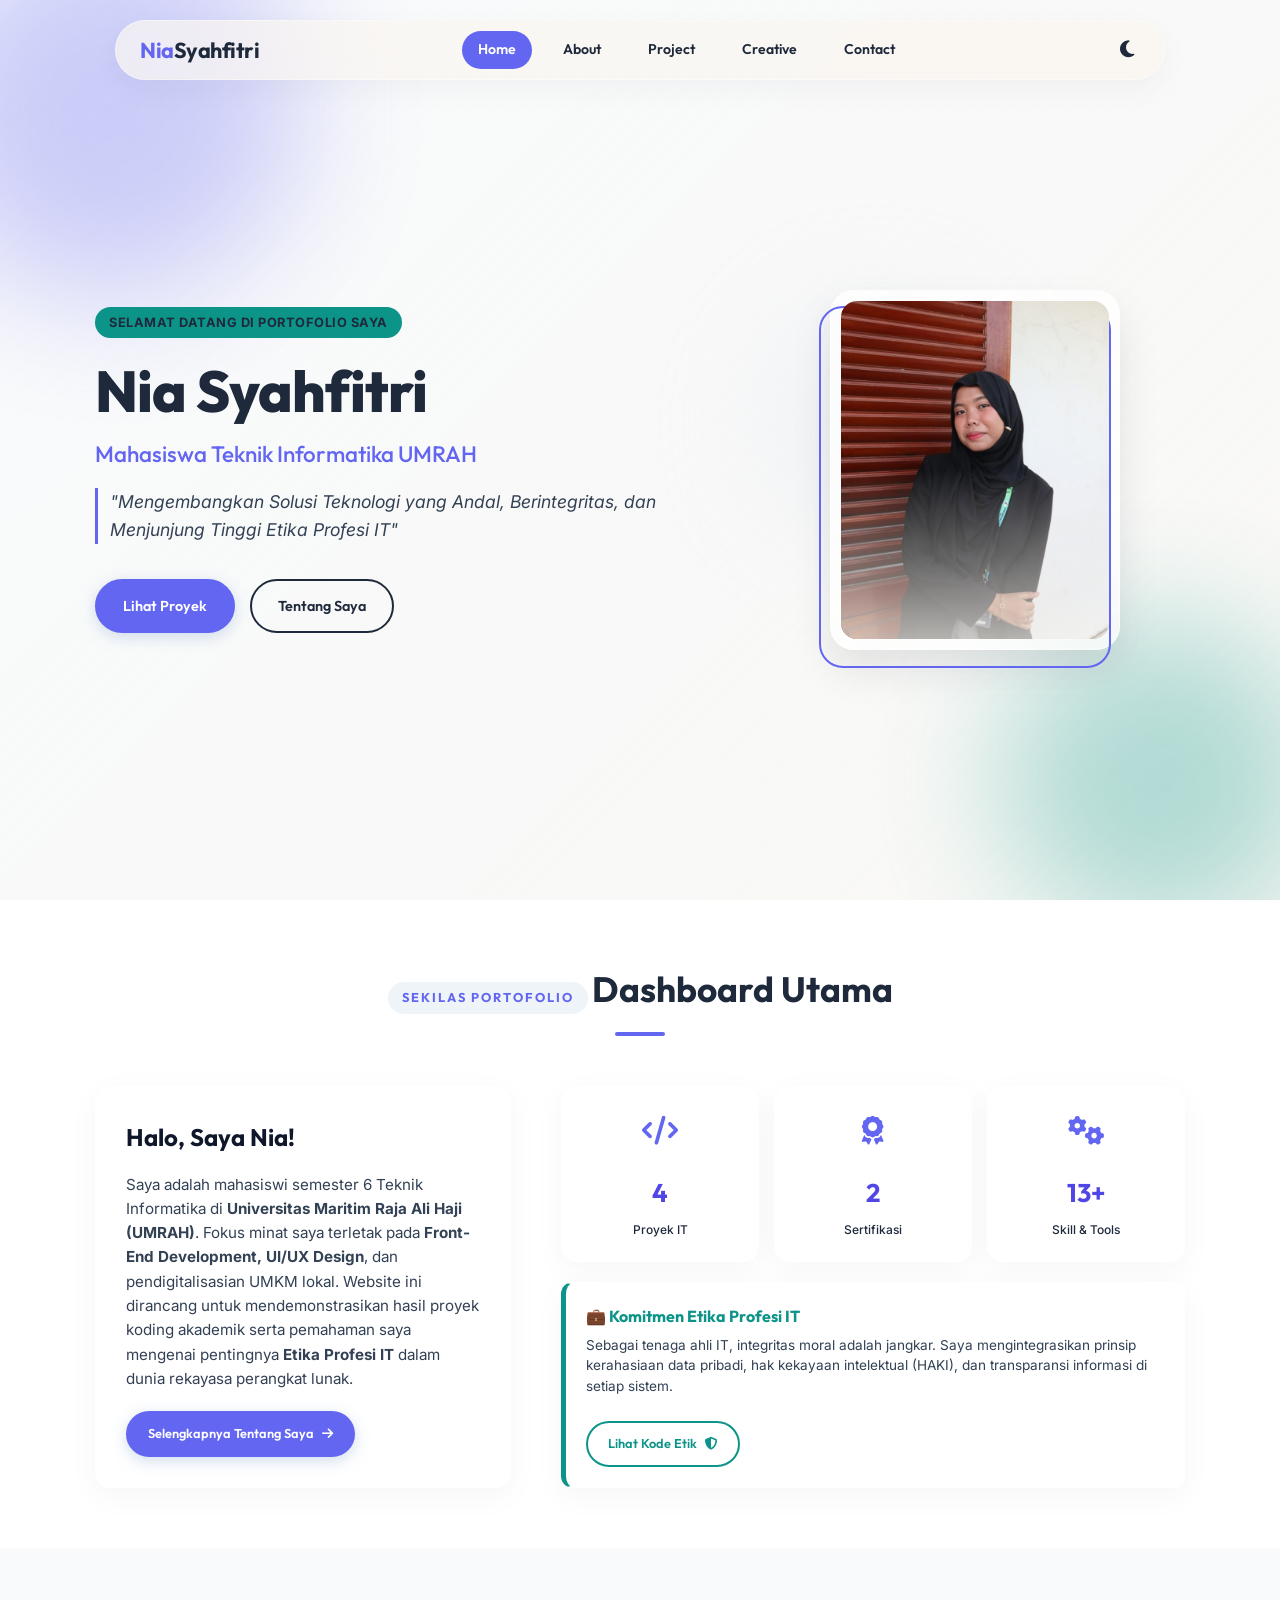
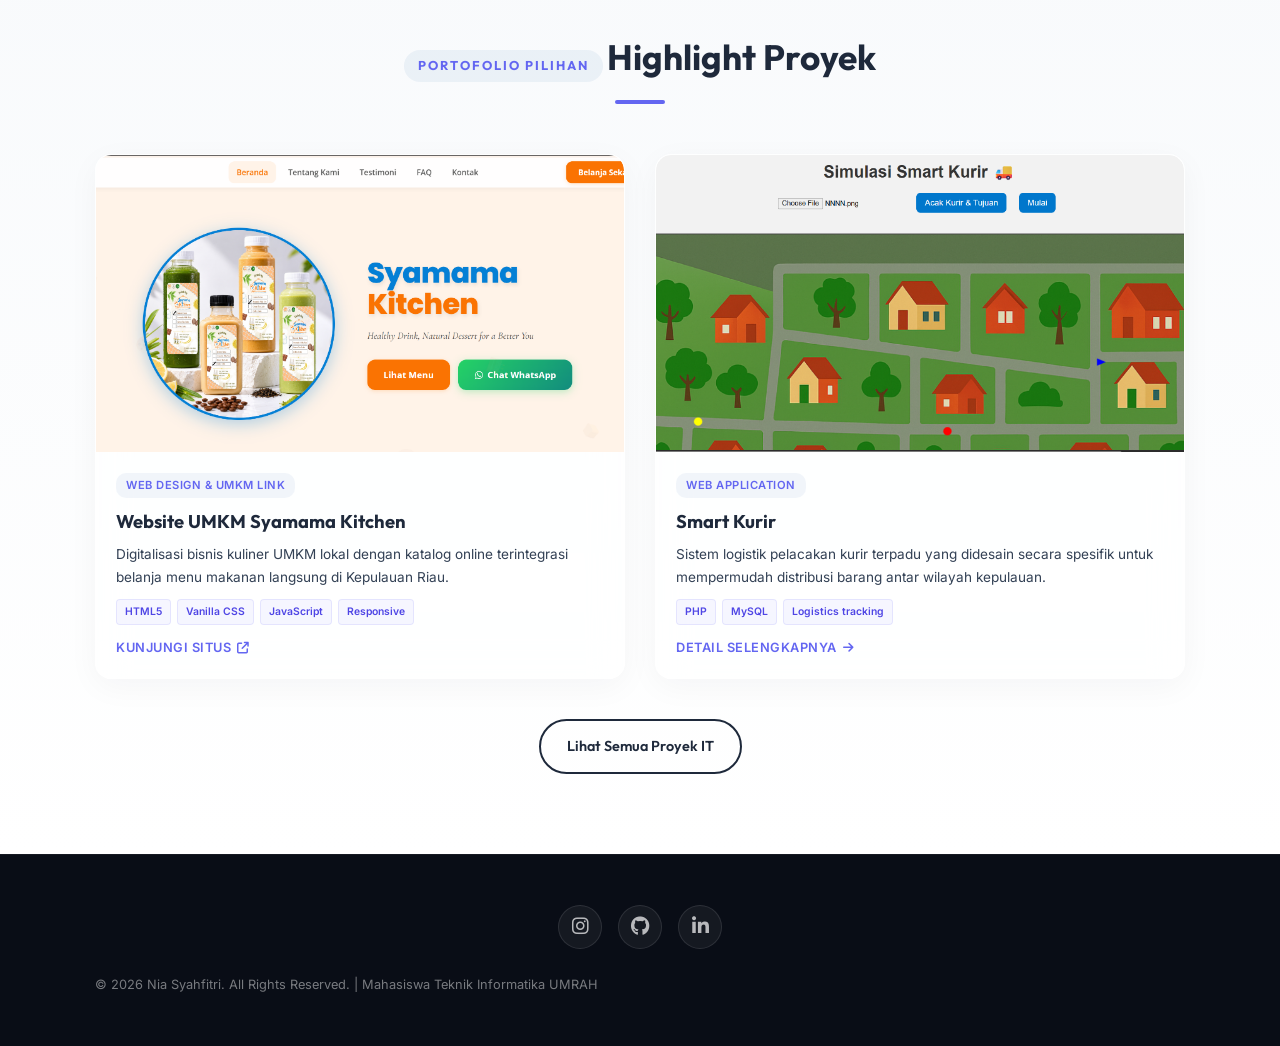
<file: index.html>
<!DOCTYPE html>
<html lang="id">
<head>
    <meta charset="UTF-8">
    <meta name="viewport" content="width=device-width, initial-scale=1.0">
    <meta name="description" content="Website Portofolio Profesional Nia Syahfitri - Mahasiswa Teknik Informatika Universitas Maritim Raja Ali Haji (UMRAH).">
    <meta name="author" content="Nia Syahfitri">
    <title>Nia Syahfitri | Portofolio Akademik & Etika Profesi</title>
    
    <!-- Favicon (Emoji) -->
    <link rel="icon" href="data:image/svg+xml,<svg xmlns=%22http://www.w3.org/2000/svg%22 viewBox=%220 0 100 100%22><text y=%22.9em%22 font-size=%2290%22>✨</text></svg>">
    
    <!-- Google Fonts -->
    <link rel="preconnect" href="https://fonts.googleapis.com">
    <link rel="preconnect" href="https://fonts.gstatic.com" crossorigin>
    <link href="https://fonts.googleapis.com/css2?family=Inter:wght@300;400;500;600;700&family=Outfit:wght@300;400;500;600;700;800;900&display=swap" rel="stylesheet">
    
    <!-- Font Awesome Icons -->
    <link rel="stylesheet" href="https://cdnjs.cloudflare.com/ajax/libs/font-awesome/6.4.0/css/all.min.css">
    
    <!-- Custom CSS -->
    <link rel="stylesheet" href="style.css">
</head>
<body>
    <!-- Scroll Progress Bar -->
    <div class="scroll-progress-bar" id="scrollProgress"></div>

    <!-- Header Navigation -->
    <header class="navbar">
        <div class="nav-container">
            <a href="index.html" class="logo">
                <span class="logo-bold">Nia</span>Syahfitri
            </a>
            <nav class="nav-menu" id="navMenu">
                <a href="index.html" class="nav-link active">Home</a>
                <a href="about.html" class="nav-link">About</a>
                <a href="projects.html" class="nav-link">Project</a>
                <a href="creative.html" class="nav-link">Creative</a>
                <a href="contact.html" class="nav-link">Contact</a>
            </nav>
            <div style="display: flex; align-items: center; gap: 15px;">
                <button id="themeToggleBtn" class="theme-toggle-btn" aria-label="Toggle theme">
                    <i class="fa-solid fa-moon"></i>
                </button>
                <div class="hamburger" id="hamburgerBtn" aria-label="Toggle navigation menu">
                    <span class="bar"></span>
                    <span class="bar"></span>
                    <span class="bar"></span>
                </div>
            </div>
        </div>
    </header>

    <!-- Main Container with Entrance Animation -->
    <main class="page-wrapper" style="padding-top: 0;">

        <!-- 1. Hero Section -->
        <section id="home" class="hero-section">
            <div class="background-decorations">
                <div class="blob shape-1"></div>
                <div class="blob shape-2"></div>
                <div class="blob shape-3"></div>
            </div>
            
            <div class="container hero-container">
                <div class="hero-content fade-in-element">
                    <span class="hero-badge">Selamat Datang di Portofolio Saya</span>
                    <h1 class="hero-title">Nia Syahfitri</h1>
                    <h2 class="hero-subtitle">Mahasiswa Teknik Informatika UMRAH</h2>
                    <p class="hero-tagline">"Mengembangkan Solusi Teknologi yang Andal, Berintegritas, dan Menjunjung Tinggi Etika Profesi IT"</p>
                    <div class="hero-buttons">
                        <a href="projects.html" class="btn btn-primary">Lihat Proyek</a>
                        <a href="about.html" class="btn btn-outline">Tentang Saya</a>
                    </div>
                </div>
                
                <!-- Framed Profile Picture on the Right Side -->
                <div class="hero-image-col fade-in-element">
                    <div class="hero-image-frame">
                        <img src="profile.jpg" alt="Foto Profil Nia Syahfitri" class="hero-profile-img">
                        <div class="hero-profile-overlay"></div>
                    </div>
                </div>
            </div>
        </section>

        <!-- 2. Dashboard Highlights Overview -->
        <section class="dashboard-highlights" style="padding: 60px 0; background-color: var(--color-white);">
            <div class="container">
                <div class="section-header">
                    <span class="section-tag">Sekilas Portofolio</span>
                    <h2 class="section-title">Dashboard Utama</h2>
                    <div class="section-line"></div>
                </div>

                <div class="about-grid" style="align-items: stretch;">
                    <!-- Frosted Welcome Panel -->
                    <div class="welcome-card glass-card" style="padding: 30px; display: flex; flex-direction: column; justify-content: center; border-radius: 16px;">
                        <h3 style="font-family: var(--font-primary); font-size: 1.5rem; margin-bottom: 15px; color: var(--color-navy-dark);">
                            Halo, Saya Nia!
                        </h3>
                        <p style="color: var(--color-navy-light); font-size: 0.95rem; line-height: 1.6; margin-bottom: 20px;">
                            Saya adalah mahasiswi semester 6 Teknik Informatika di <strong>Universitas Maritim Raja Ali Haji (UMRAH)</strong>. Fokus minat saya terletak pada <strong>Front-End Development, UI/UX Design</strong>, dan pendigitalisasian UMKM lokal. Website ini dirancang untuk mendemonstrasikan hasil proyek koding akademik serta pemahaman saya mengenai pentingnya <strong>Etika Profesi IT</strong> dalam dunia rekayasa perangkat lunak.
                        </p>
                        <div style="display: flex; gap: 15px;">
                            <a href="about.html" class="btn btn-primary" style="padding: 10px 20px; font-size: 0.8rem;">
                                <span>Selengkapnya Tentang Saya</span>
                                <i class="fa-solid fa-arrow-right"></i>
                            </a>
                        </div>
                    </div>

                    <!-- Highlight Stats Grid -->
                    <div style="display: flex; flex-direction: column; justify-content: space-between; gap: 20px;">
                        <div class="stats-grid" style="grid-template-columns: repeat(3, 1fr); gap: 15px;">
                            <a href="projects.html" class="stat-card glass-card" style="padding: 20px; display: flex; flex-direction: column; align-items: center; text-align: center;">
                                <div class="stat-icon-box" style="font-size: 1.8rem; margin-bottom: 10px;">
                                    <i class="fa-solid fa-code"></i>
                                </div>
                                <span class="stat-count" style="font-size: 1.6rem; color: var(--color-primary-dark);">4</span>
                                <span class="stat-desc" style="font-size: 0.75rem;">Proyek IT</span>
                            </a>
                            
                            <a href="about.html#certifications-showcase" class="stat-card glass-card" style="padding: 20px; display: flex; flex-direction: column; align-items: center; text-align: center;">
                                <div class="stat-icon-box" style="font-size: 1.8rem; margin-bottom: 10px;">
                                    <i class="fa-solid fa-award"></i>
                                </div>
                                <span class="stat-count" style="font-size: 1.6rem; color: var(--color-primary-dark);">2</span>
                                <span class="stat-desc" style="font-size: 0.75rem;">Sertifikasi</span>
                            </a>
                            
                            <a href="projects.html#skills-showcase" class="stat-card glass-card" style="padding: 20px; display: flex; flex-direction: column; align-items: center; text-align: center;">
                                <div class="stat-icon-box" style="font-size: 1.8rem; margin-bottom: 10px;">
                                    <i class="fa-solid fa-gears"></i>
                                </div>
                                <span class="stat-count" style="font-size: 1.6rem; color: var(--color-primary-dark);">13+</span>
                                <span class="stat-desc" style="font-size: 0.75rem;">Skill & Tools</span>
                            </a>
                        </div>

                        <!-- IT Ethics Commitment Card -->
                        <div class="glass-card" style="padding: 20px; border-left: 5px solid var(--color-secondary); border-radius: 12px; display: flex; flex-direction: column; justify-content: space-between; height: 100%;">
                            <div>
                                <h4 style="font-family: var(--font-primary); font-weight:700; color: var(--color-secondary); margin-bottom: 5px;">
                                    💼 Komitmen Etika Profesi IT
                                </h4>
                                <p style="font-size: 0.85rem; color: var(--color-navy-light); line-height: 1.5; margin-bottom: 15px;">
                                    Sebagai tenaga ahli IT, integritas moral adalah jangkar. Saya mengintegrasikan prinsip kerahasiaan data pribadi, hak kekayaan intelektual (HAKI), dan transparansi informasi di setiap sistem.
                                </p>
                            </div>
                            <a href="about.html#ethics" class="btn btn-outline" style="padding: 10px 20px; font-size: 0.8rem; border-color: var(--color-secondary); color: var(--color-secondary); align-self: flex-start;">
                                <span>Lihat Kode Etik</span>
                                <i class="fa-solid fa-shield-halved"></i>
                            </a>
                        </div>
                    </div>
                </div>
            </div>
        </section>

        <!-- 3. Projects Highlight Teaser -->
        <section class="teaser-section" style="padding: 80px 0; background: linear-gradient(180deg, var(--color-bg-light) 0%, var(--color-white) 100%);">
            <div class="container">
                <div class="section-header">
                    <span class="section-tag">Portofolio Pilihan</span>
                    <h2 class="section-title">Highlight Proyek</h2>
                    <div class="section-line"></div>
                </div>

                <div class="projects-grid" style="grid-template-columns: repeat(2, 1fr);">
                    <!-- Teaser Project 1: Website UMKM Syamama Kitchen -->
                    <div class="project-card glass-card">
                        <div class="project-img-wrapper">
                            <img src="proj-syamama.png" alt="Website UMKM Syamama Kitchen Project Image" class="project-image">
                            <a href="https://syamama.shop/" target="_blank" rel="noopener noreferrer" class="project-overlay">
                                <div class="project-overlay-icon"><i class="fa-solid fa-link"></i></div>
                            </a>
                        </div>
                        <div class="project-info">
                            <span class="project-tag-badge">Web Design & UMKM Link</span>
                            <h3 class="project-name">Website UMKM Syamama Kitchen</h3>
                            <p class="project-desc">
                                Digitalisasi bisnis kuliner UMKM lokal dengan katalog online terintegrasi belanja menu makanan langsung di Kepulauan Riau.
                            </p>
                            <div class="project-tech-stack">
                                <span class="tech-pill">HTML5</span>
                                <span class="tech-pill">Vanilla CSS</span>
                                <span class="tech-pill">JavaScript</span>
                                <span class="tech-pill">Responsive</span>
                            </div>
                            <a href="https://syamama.shop/" target="_blank" rel="noopener noreferrer" class="project-link">
                                Kunjungi Situs <i class="fa-solid fa-arrow-up-right-from-square"></i>
                            </a>
                        </div>
                    </div>

                    <!-- Teaser Project 2: Smart Kurir -->
                    <div class="project-card glass-card">
                        <div class="project-img-wrapper">
                            <img src="proj-kurir.png" alt="Smart Kurir Project Image" class="project-image">
                            <div class="project-overlay">
                                <div class="project-overlay-icon"><i class="fa-solid fa-magnifying-glass"></i></div>
                            </div>
                        </div>
                        <div class="project-info">
                            <span class="project-tag-badge">Web Application</span>
                            <h3 class="project-name">Smart Kurir</h3>
                            <p class="project-desc">
                                Sistem logistik pelacakan kurir terpadu yang didesain secara spesifik untuk mempermudah distribusi barang antar wilayah kepulauan.
                            </p>
                            <div class="project-tech-stack">
                                <span class="tech-pill">PHP</span>
                                <span class="tech-pill">MySQL</span>
                                <span class="tech-pill">Logistics tracking</span>
                            </div>
                            <a href="projects.html" class="project-link">
                                Detail Selengkapnya <i class="fa-solid fa-arrow-right"></i>
                            </a>
                        </div>
                    </div>
                </div>

                <div style="text-align: center; margin-top: 40px;">
                    <a href="projects.html" class="btn btn-outline">Lihat Semua Proyek IT</a>
                </div>
            </div>
        </section>

    </main>

    <!-- 4. Footer Section -->
    <footer class="footer">
        <div class="container footer-container">
            <div class="footer-social-links">
                <a href="https://www.instagram.com/niasyahfitriii/" target="_blank" rel="noopener noreferrer" class="footer-social-icon" aria-label="Instagram"><i class="fa-brands fa-instagram"></i></a>
                <a href="https://github.com/niya190" target="_blank" rel="noopener noreferrer" class="footer-social-icon" aria-label="GitHub"><i class="fa-brands fa-github"></i></a>
                <a href="https://www.linkedin.com/in/nia-syahfitri-308097306/" target="_blank" rel="noopener noreferrer" class="footer-social-icon" aria-label="LinkedIn"><i class="fa-brands fa-linkedin-in"></i></a>
            </div>
            <div class="footer-bottom">
                <p class="copyright">&copy; 2026 Nia Syahfitri. All Rights Reserved. | Mahasiswa Teknik Informatika UMRAH</p>
            </div>
        </div>
    </footer>

    <!-- Back to Top Button -->
    <button id="backToTopBtn" class="back-to-top-btn" aria-label="Kembali ke atas">
        <i class="fa-solid fa-arrow-up"></i>
    </button>

    <!-- Custom Script -->
    <script src="script.js"></script>
</body>
</html>
</file>
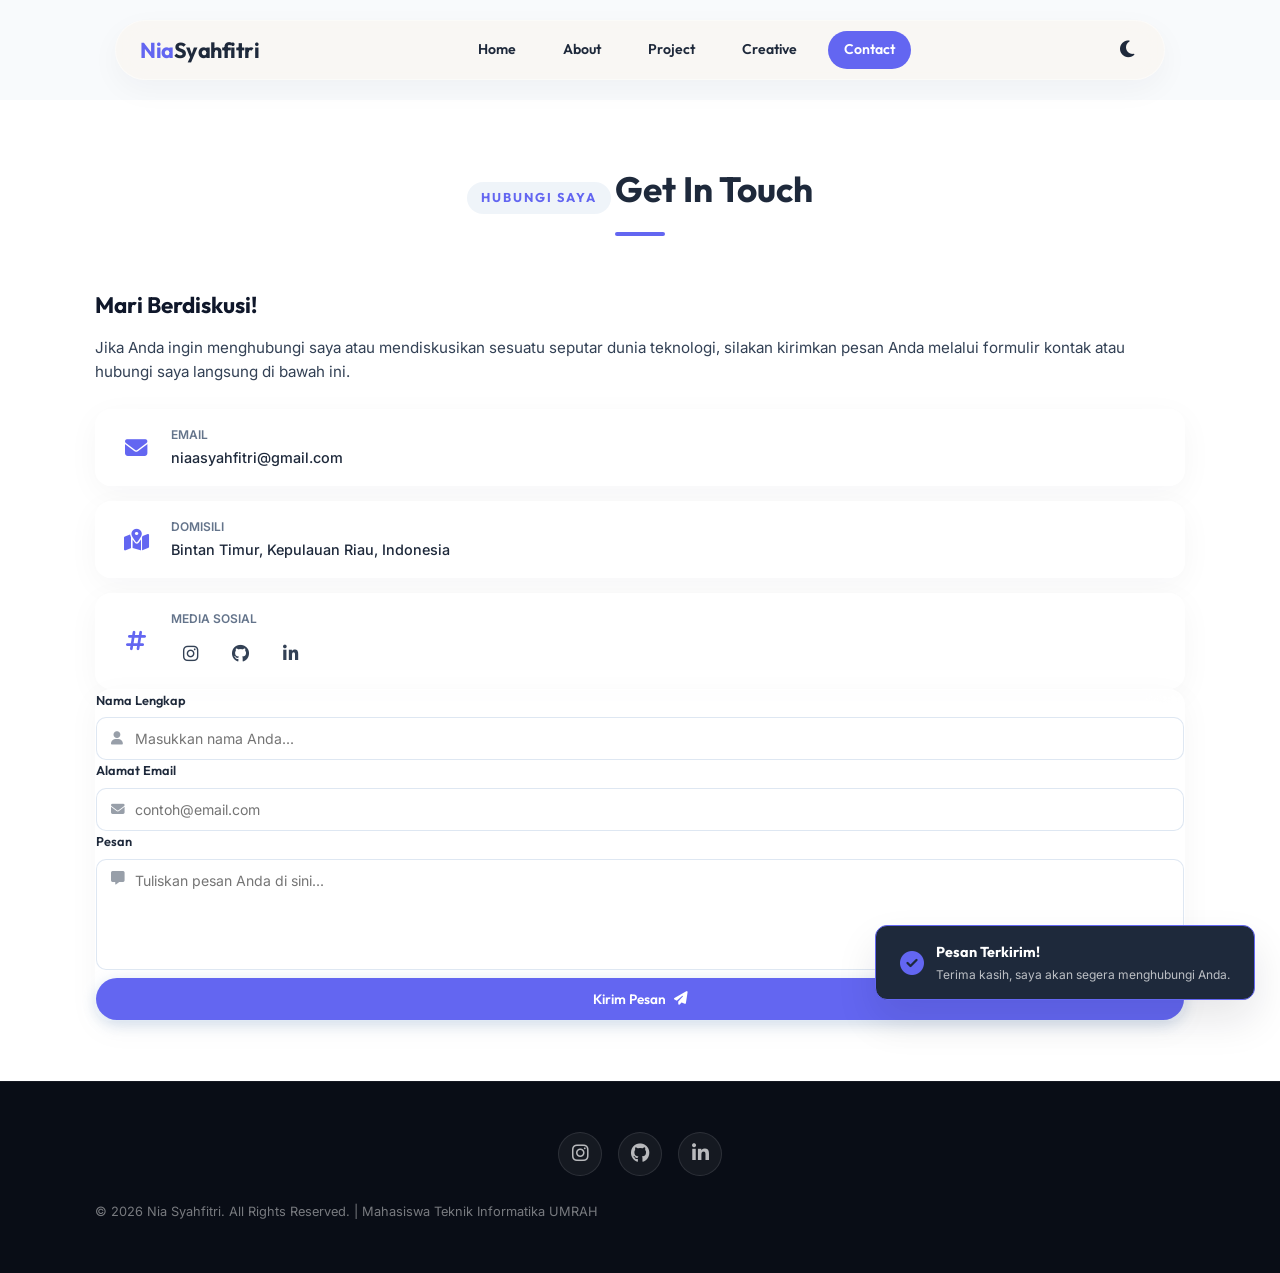
<file: contact.html>
<!DOCTYPE html>
<html lang="id">
<head>
    <meta charset="UTF-8">
    <meta name="viewport" content="width=device-width, initial-scale=1.0">
    <meta name="description" content="Hubungi Nia Syahfitri - Kirim pesan langsung melalui form kontak terintegrasi Formspree.">
    <meta name="author" content="Nia Syahfitri">
    <title>Nia Syahfitri | Hubungi Saya</title>
    
    <!-- Favicon (Emoji) -->
    <link rel="icon" href="data:image/svg+xml,<svg xmlns=%22http://www.w3.org/2000/svg%22 viewBox=%220 0 100 100%22><text y=%22.9em%22 font-size=%2290%22>✨</text></svg>">
    
    <!-- Google Fonts -->
    <link rel="preconnect" href="https://fonts.googleapis.com">
    <link rel="preconnect" href="https://fonts.gstatic.com" crossorigin>
    <link href="https://fonts.googleapis.com/css2?family=Inter:wght@300;400;500;600;700&family=Outfit:wght@300;400;500;600;700;800;900&display=swap" rel="stylesheet">
    
    <!-- Font Awesome Icons -->
    <link rel="stylesheet" href="https://cdnjs.cloudflare.com/ajax/libs/font-awesome/6.4.0/css/all.min.css">
    
    <!-- Custom CSS -->
    <link rel="stylesheet" href="style.css">
</head>
<body>
    <!-- Scroll Progress Bar -->
    <div class="scroll-progress-bar" id="scrollProgress"></div>

    <!-- Header Navigation (Permanent Solid mode) -->
    <header class="navbar navbar-solid">
        <div class="nav-container">
            <a href="index.html" class="logo">
                <span class="logo-bold">Nia</span>Syahfitri
            </a>
            <nav class="nav-menu" id="navMenu">
                <a href="index.html" class="nav-link">Home</a>
                <a href="about.html" class="nav-link">About</a>
                <a href="projects.html" class="nav-link">Project</a>
                <a href="creative.html" class="nav-link">Creative</a>
                <a href="contact.html" class="nav-link active">Contact</a>
            </nav>
            <div style="display: flex; align-items: center; gap: 15px;">
                <button id="themeToggleBtn" class="theme-toggle-btn" aria-label="Toggle theme">
                    <i class="fa-solid fa-moon"></i>
                </button>
                <div class="hamburger" id="hamburgerBtn" aria-label="Toggle navigation menu">
                    <span class="bar"></span>
                    <span class="bar"></span>
                    <span class="bar"></span>
                </div>
            </div>
        </div>
    </header>

    <!-- Main Container with Entrance Animation -->
    <main class="page-wrapper" style="padding-top: 100px;">

        <!-- Contact Section -->
        <section id="contact" class="contact-section" style="padding: 60px 0;">
            <div class="container">
                <div class="section-header">
                    <span class="section-tag">Hubungi Saya</span>
                    <h2 class="section-title">Get In Touch</h2>
                    <div class="section-line"></div>
                </div>
                
                <div class="contact-grid">
                    <!-- Contact Cards / Info -->
                    <div class="contact-info-col">
                        <div class="contact-info-desc">
                            <h3 style="font-family: var(--font-primary); font-size: 1.4rem; margin-bottom: 12px; color: var(--color-navy-dark);">
                                Mari Berdiskusi!
                            </h3>
                            <p style="color: var(--color-navy-light); font-size: 0.95rem; line-height: 1.6; margin-bottom: 25px;">
                                Jika Anda ingin menghubungi saya atau mendiskusikan sesuatu seputar dunia teknologi, silakan kirimkan pesan Anda melalui formulir kontak atau hubungi saya langsung di bawah ini.
                            </p>
                        </div>
                        
                        <div class="contact-cards-container" style="display: flex; flex-direction: column; gap: 15px;">
                            <!-- Email Card -->
                            <div class="contact-detail-card glass-card" style="padding: 15px 20px; display: flex; align-items: center; gap: 15px;">
                                <div class="contact-detail-icon" style="font-size: 1.4rem; color: var(--color-primary);">
                                    <i class="fa-solid fa-envelope"></i>
                                </div>
                                <div class="contact-detail-text">
                                    <span style="font-size: 0.75rem; text-transform: uppercase; color: #64748B; font-weight:600; display:block;">Email</span>
                                    <a href="mailto:niaasyahfitri@gmail.com" style="font-size: 0.9rem; font-weight: 500;" class="contact-link">niaasyahfitri@gmail.com</a>
                                </div>
                            </div>
                            
                            <!-- Address Card -->
                            <div class="contact-detail-card glass-card" style="padding: 15px 20px; display: flex; align-items: center; gap: 15px;">
                                <div class="contact-detail-icon" style="font-size: 1.4rem; color: var(--color-primary);">
                                    <i class="fa-solid fa-map-location-dot"></i>
                                </div>
                                <div class="contact-detail-text">
                                    <span style="font-size: 0.75rem; text-transform: uppercase; color: #64748B; font-weight:600; display:block;">Domisili</span>
                                    <span style="font-size: 0.9rem; font-weight: 500;">Bintan Timur, Kepulauan Riau, Indonesia</span>
                                </div>
                            </div>

                            <!-- Social Links Card -->
                            <div class="contact-detail-card glass-card" style="padding: 15px 20px; display: flex; align-items: center; gap: 15px;">
                                <div class="contact-detail-icon" style="font-size: 1.4rem; color: var(--color-primary);">
                                    <i class="fa-solid fa-hashtag"></i>
                                </div>
                                <div class="contact-detail-text">
                                    <span style="font-size: 0.75rem; text-transform: uppercase; color: #64748B; font-weight:600; display:block;">Media Sosial</span>
                                    <div class="social-links-row" style="display: flex; gap: 12px; margin-top: 5px;">
                                        <a href="https://www.instagram.com/niasyahfitriii/" target="_blank" rel="noopener noreferrer" style="font-size: 1.1rem; color: var(--color-navy-light);" class="social-icon-btn"><i class="fa-brands fa-instagram"></i></a>
                                        <a href="https://github.com/niya190" target="_blank" rel="noopener noreferrer" style="font-size: 1.1rem; color: var(--color-navy-light);" class="social-icon-btn"><i class="fa-brands fa-github"></i></a>
                                        <a href="https://www.linkedin.com/in/nia-syahfitri-308097306/" target="_blank" rel="noopener noreferrer" style="font-size: 1.1rem; color: var(--color-navy-light);" class="social-icon-btn"><i class="fa-brands fa-linkedin-in"></i></a>
                                    </div>
                                </div>
                            </div>
                        </div>
                    </div>
                    
                    <!-- Contact Form Box -->
                    <div class="contact-form-col">
                        <form id="contactForm" class="contact-form glass-card">
                            <div class="form-group">
                                <label for="formName" class="form-label">Nama Lengkap</label>
                                <div class="input-wrapper">
                                    <i class="fa-solid fa-user input-icon"></i>
                                    <input type="text" id="formName" name="name" class="form-input" placeholder="Masukkan nama Anda..." required>
                                </div>
                            </div>
                            
                            <div class="form-group">
                                <label for="formEmail" class="form-label">Alamat Email</label>
                                <div class="input-wrapper">
                                    <i class="fa-solid fa-envelope input-icon"></i>
                                    <input type="email" id="formEmail" name="email" class="form-input" placeholder="contoh@email.com" required>
                                </div>
                            </div>
                            
                            <div class="form-group">
                                <label for="formMessage" class="form-label">Pesan</label>
                                <div class="input-wrapper">
                                    <i class="fa-solid fa-message input-icon textarea-icon"></i>
                                    <textarea id="formMessage" name="message" rows="5" class="form-input form-textarea" placeholder="Tuliskan pesan Anda di sini..." required></textarea>
                                </div>
                            </div>
                            
                            <button type="submit" class="btn btn-primary btn-submit" style="width: 100%;">
                                <span>Kirim Pesan</span>
                                <i class="fa-solid fa-paper-plane"></i>
                            </button>
                        </form>
                    </div>
                </div>
            </div>
        </section>

    </main>

    <!-- Footer Section -->
    <footer class="footer">
        <div class="container footer-container">
            <div class="footer-social-links">
                <a href="https://instagram.com/" target="_blank" rel="noopener noreferrer" class="footer-social-icon" aria-label="Instagram"><i class="fa-brands fa-instagram"></i></a>
                <a href="https://github.com/" target="_blank" rel="noopener noreferrer" class="footer-social-icon" aria-label="GitHub"><i class="fa-brands fa-github"></i></a>
                <a href="https://linkedin.com/" target="_blank" rel="noopener noreferrer" class="footer-social-icon" aria-label="LinkedIn"><i class="fa-brands fa-linkedin-in"></i></a>
            </div>
            <div class="footer-bottom">
                <p class="copyright">&copy; 2026 Nia Syahfitri. All Rights Reserved. | Mahasiswa Teknik Informatika UMRAH</p>
            </div>
        </div>
    </footer>

    <!-- Toast Notification for Form Feedback -->
    <div id="toastNotification" class="toast">
        <div class="toast-content">
            <i class="fa-solid fa-circle-check toast-icon"></i>
            <div class="toast-message">
                <span class="toast-title">Pesan Terkirim!</span>
                <span class="toast-desc">Terima kasih, saya akan segera menghubungi Anda.</span>
            </div>
        </div>
    </div>

    <!-- Back to Top Button -->
    <button id="backToTopBtn" class="back-to-top-btn" aria-label="Kembali ke atas">
        <i class="fa-solid fa-arrow-up"></i>
    </button>

    <!-- Custom Script -->
    <script src="script.js"></script>
</body>
</html>
</file>
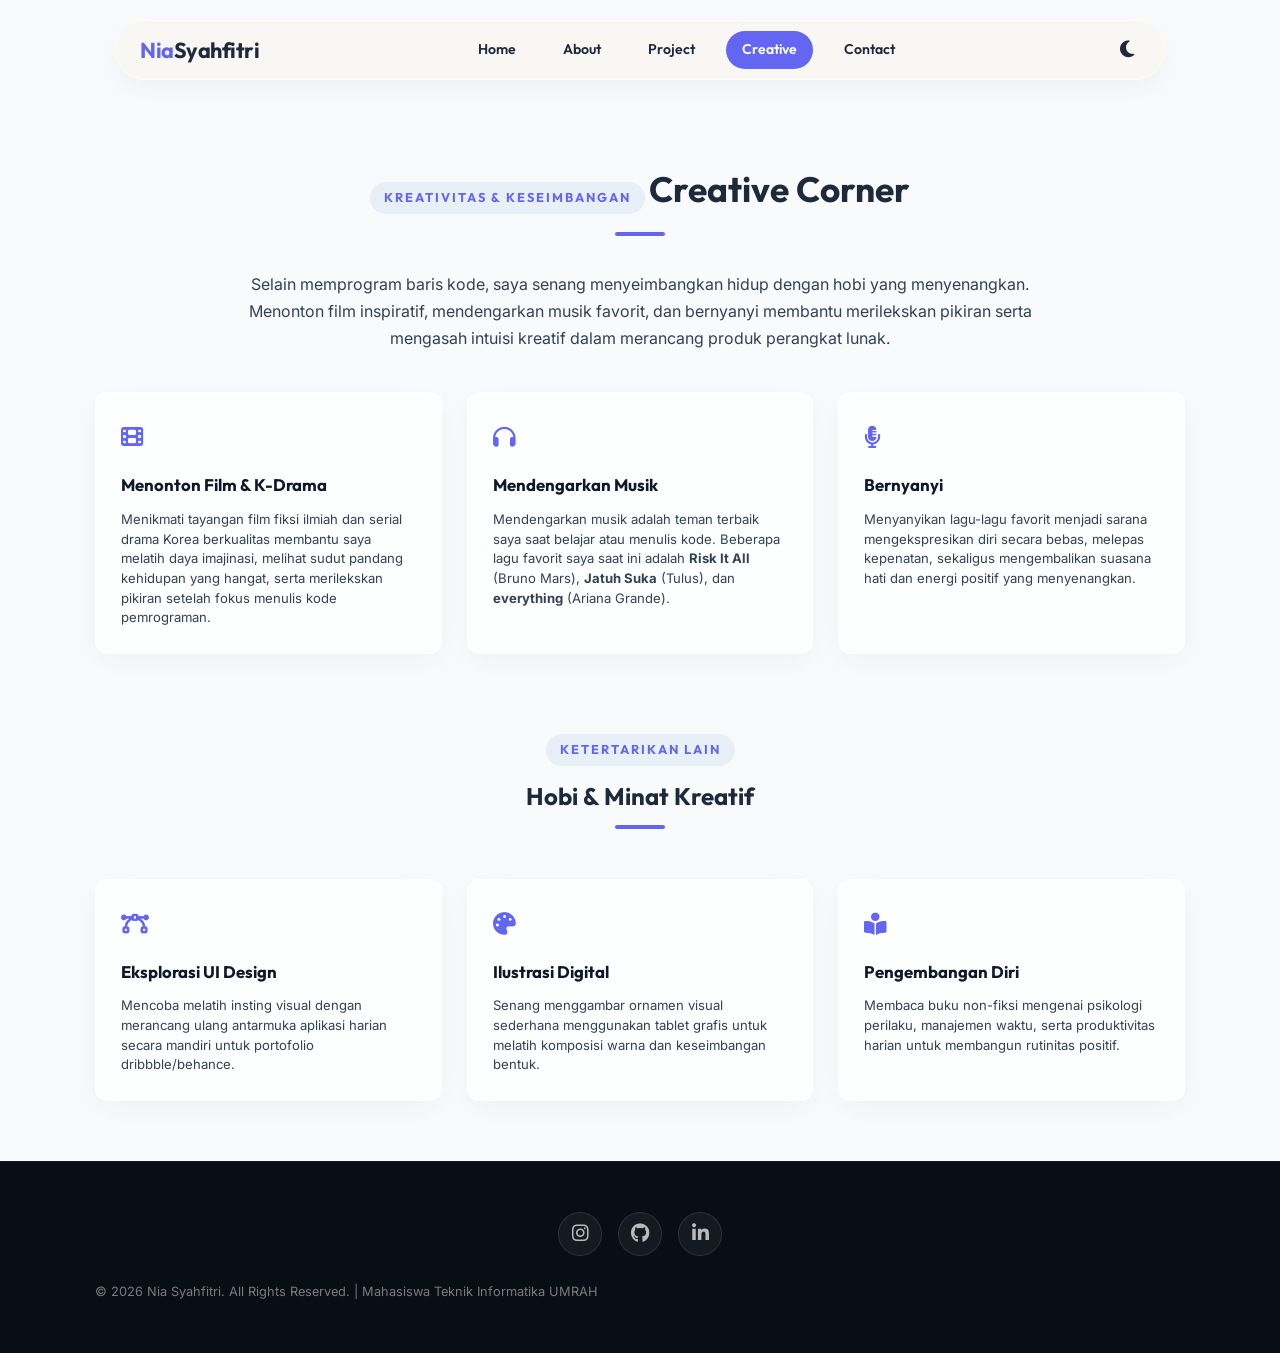
<file: creative.html>
<!DOCTYPE html>
<html lang="id">
<head>
    <meta charset="UTF-8">
    <meta name="viewport" content="width=device-width, initial-scale=1.0">
    <meta name="description" content="Sisi Kreatif, Hobi, Music Player Interaktif, dan Statistik Game oleh Nia Syahfitri - Mahasiswa Teknik Informatika UMRAH.">
    <meta name="author" content="Nia Syahfitri">
    <title>Nia Syahfitri | Creative Corner & Hobbies</title>
    
    <!-- Favicon (Emoji) -->
    <link rel="icon" href="data:image/svg+xml,<svg xmlns=%22http://www.w3.org/2000/svg%22 viewBox=%220 0 100 100%22><text y=%22.9em%22 font-size=%2290%22>✨</text></svg>">
    
    <!-- Google Fonts -->
    <link rel="preconnect" href="https://fonts.googleapis.com">
    <link rel="preconnect" href="https://fonts.gstatic.com" crossorigin>
    <link href="https://fonts.googleapis.com/css2?family=Inter:wght@300;400;500;600;700&family=Outfit:wght@300;400;500;600;700;800;900&display=swap" rel="stylesheet">
    
    <!-- Font Awesome Icons -->
    <link rel="stylesheet" href="https://cdnjs.cloudflare.com/ajax/libs/font-awesome/6.4.0/css/all.min.css">
    
    <!-- Custom CSS -->
    <link rel="stylesheet" href="style.css">
</head>
<body>
    <!-- Scroll Progress Bar -->
    <div class="scroll-progress-bar" id="scrollProgress"></div>

    <!-- Header Navigation (Permanent Solid mode) -->
    <header class="navbar navbar-solid">
        <div class="nav-container">
            <a href="index.html" class="logo">
                <span class="logo-bold">Nia</span>Syahfitri
            </a>
            <nav class="nav-menu" id="navMenu">
                <a href="index.html" class="nav-link">Home</a>
                <a href="about.html" class="nav-link">About</a>
                <a href="projects.html" class="nav-link">Project</a>
                <a href="creative.html" class="nav-link active">Creative</a>
                <a href="contact.html" class="nav-link">Contact</a>
            </nav>
            <div style="display: flex; align-items: center; gap: 15px;">
                <button id="themeToggleBtn" class="theme-toggle-btn" aria-label="Toggle theme">
                    <i class="fa-solid fa-moon"></i>
                </button>
                <div class="hamburger" id="hamburgerBtn" aria-label="Toggle navigation menu">
                    <span class="bar"></span>
                    <span class="bar"></span>
                    <span class="bar"></span>
                </div>
            </div>
        </div>
    </header>

    <!-- Main Container with Entrance Animation -->
    <main class="page-wrapper" style="padding-top: 100px;">

        <!-- Creative Corner Intro -->
        <section id="creative" class="creative-section" style="padding: 60px 0;">
            <div class="container">
                <div class="section-header">
                    <span class="section-tag">Kreativitas & Keseimbangan</span>
                    <h2 class="section-title">Creative Corner</h2>
                    <div class="section-line"></div>
                </div>

                <p class="ethics-intro" style="max-width: 800px; margin-bottom: 40px;">
                    Selain memprogram baris kode, saya senang menyeimbangkan hidup dengan hobi yang menyenangkan. Menonton film inspiratif, mendengarkan musik favorit, dan bernyanyi membantu merilekskan pikiran serta mengasah intuisi kreatif dalam merancang produk perangkat lunak.
                </p>

                <!-- Lifestyle Hobbies Grid -->
                <div class="creative-hobbies-grid">
                    <!-- Card 1: Watching Movies & K-Drama -->
                    <div class="hobby-card glass-card">
                        <div class="hobby-icon"><i class="fa-solid fa-film"></i></div>
                        <h4 class="hobby-title">Menonton Film & K-Drama</h4>
                        <p class="hobby-desc">Menikmati tayangan film fiksi ilmiah dan serial drama Korea berkualitas membantu saya melatih daya imajinasi, melihat sudut pandang kehidupan yang hangat, serta merilekskan pikiran setelah fokus menulis kode pemrograman.</p>
                    </div>

                    <!-- Card 2: Listening to Music -->
                    <div class="hobby-card glass-card">
                        <div class="hobby-icon"><i class="fa-solid fa-headphones"></i></div>
                        <h4 class="hobby-title">Mendengarkan Musik</h4>
                        <p class="hobby-desc">Mendengarkan musik adalah teman terbaik saya saat belajar atau menulis kode. Beberapa lagu favorit saya saat ini adalah <strong>Risk It All</strong> (Bruno Mars), <strong>Jatuh Suka</strong> (Tulus), dan <strong>everything</strong> (Ariana Grande).</p>
                    </div>

                    <!-- Card 3: Singing -->
                    <div class="hobby-card glass-card">
                        <div class="hobby-icon"><i class="fa-solid fa-microphone-lines"></i></div>
                        <h4 class="hobby-title">Bernyanyi</h4>
                        <p class="hobby-desc">Menyanyikan lagu-lagu favorit menjadi sarana mengekspresikan diri secara bebas, melepas kepenatan, sekaligus mengembalikan suasana hati dan energi positif yang menyenangkan.</p>
                    </div>
                </div>

                <!-- Hobbies & Other Interests -->
                <div class="section-header" style="margin-top: 80px;">
                    <span class="section-tag">Ketertarikan Lain</span>
                    <h3 class="sub-section-title" style="justify-content: center; margin-bottom: 0;">Hobi & Minat Kreatif</h3>
                    <div class="section-line"></div>
                </div>

                <div class="creative-hobbies-grid">
                    <!-- Card 1: UI Design Mockups -->
                    <div class="hobby-card glass-card">
                        <div class="hobby-icon"><i class="fa-solid fa-bezier-curve"></i></div>
                        <h4 class="hobby-title">Eksplorasi UI Design</h4>
                        <p class="hobby-desc">Mencoba melatih insting visual dengan merancang ulang antarmuka aplikasi harian secara mandiri untuk portofolio dribbble/behance.</p>
                    </div>

                    <!-- Card 2: Digital Illustration -->
                    <div class="hobby-card glass-card">
                        <div class="hobby-icon"><i class="fa-solid fa-palette"></i></div>
                        <h4 class="hobby-title">Ilustrasi Digital</h4>
                        <p class="hobby-desc">Senang menggambar ornamen visual sederhana menggunakan tablet grafis untuk melatih komposisi warna dan keseimbangan bentuk.</p>
                    </div>

                    <!-- Card 3: Reading & Self Development -->
                    <div class="hobby-card glass-card">
                        <div class="hobby-icon"><i class="fa-solid fa-book-open-reader"></i></div>
                        <h4 class="hobby-title">Pengembangan Diri</h4>
                        <p class="hobby-desc">Membaca buku non-fiksi mengenai psikologi perilaku, manajemen waktu, serta produktivitas harian untuk membangun rutinitas positif.</p>
                    </div>
                </div>

            </div>
        </section>

    </main>

    <!-- Footer Section -->
    <footer class="footer">
        <div class="container footer-container">
            <div class="footer-social-links">
                <a href="https://instagram.com/" target="_blank" rel="noopener noreferrer" class="footer-social-icon" aria-label="Instagram"><i class="fa-brands fa-instagram"></i></a>
                <a href="https://github.com/" target="_blank" rel="noopener noreferrer" class="footer-social-icon" aria-label="GitHub"><i class="fa-brands fa-github"></i></a>
                <a href="https://linkedin.com/" target="_blank" rel="noopener noreferrer" class="footer-social-icon" aria-label="LinkedIn"><i class="fa-brands fa-linkedin-in"></i></a>
            </div>
            <div class="footer-bottom">
                <p class="copyright">&copy; 2026 Nia Syahfitri. All Rights Reserved. | Mahasiswa Teknik Informatika UMRAH</p>
            </div>
        </div>
    </footer>



    <!-- Back to Top Button -->
    <button id="backToTopBtn" class="back-to-top-btn" aria-label="Kembali ke atas">
        <i class="fa-solid fa-arrow-up"></i>
    </button>

    <!-- Custom Script -->
    <script src="script.js"></script>
</body>
</html>
</file>
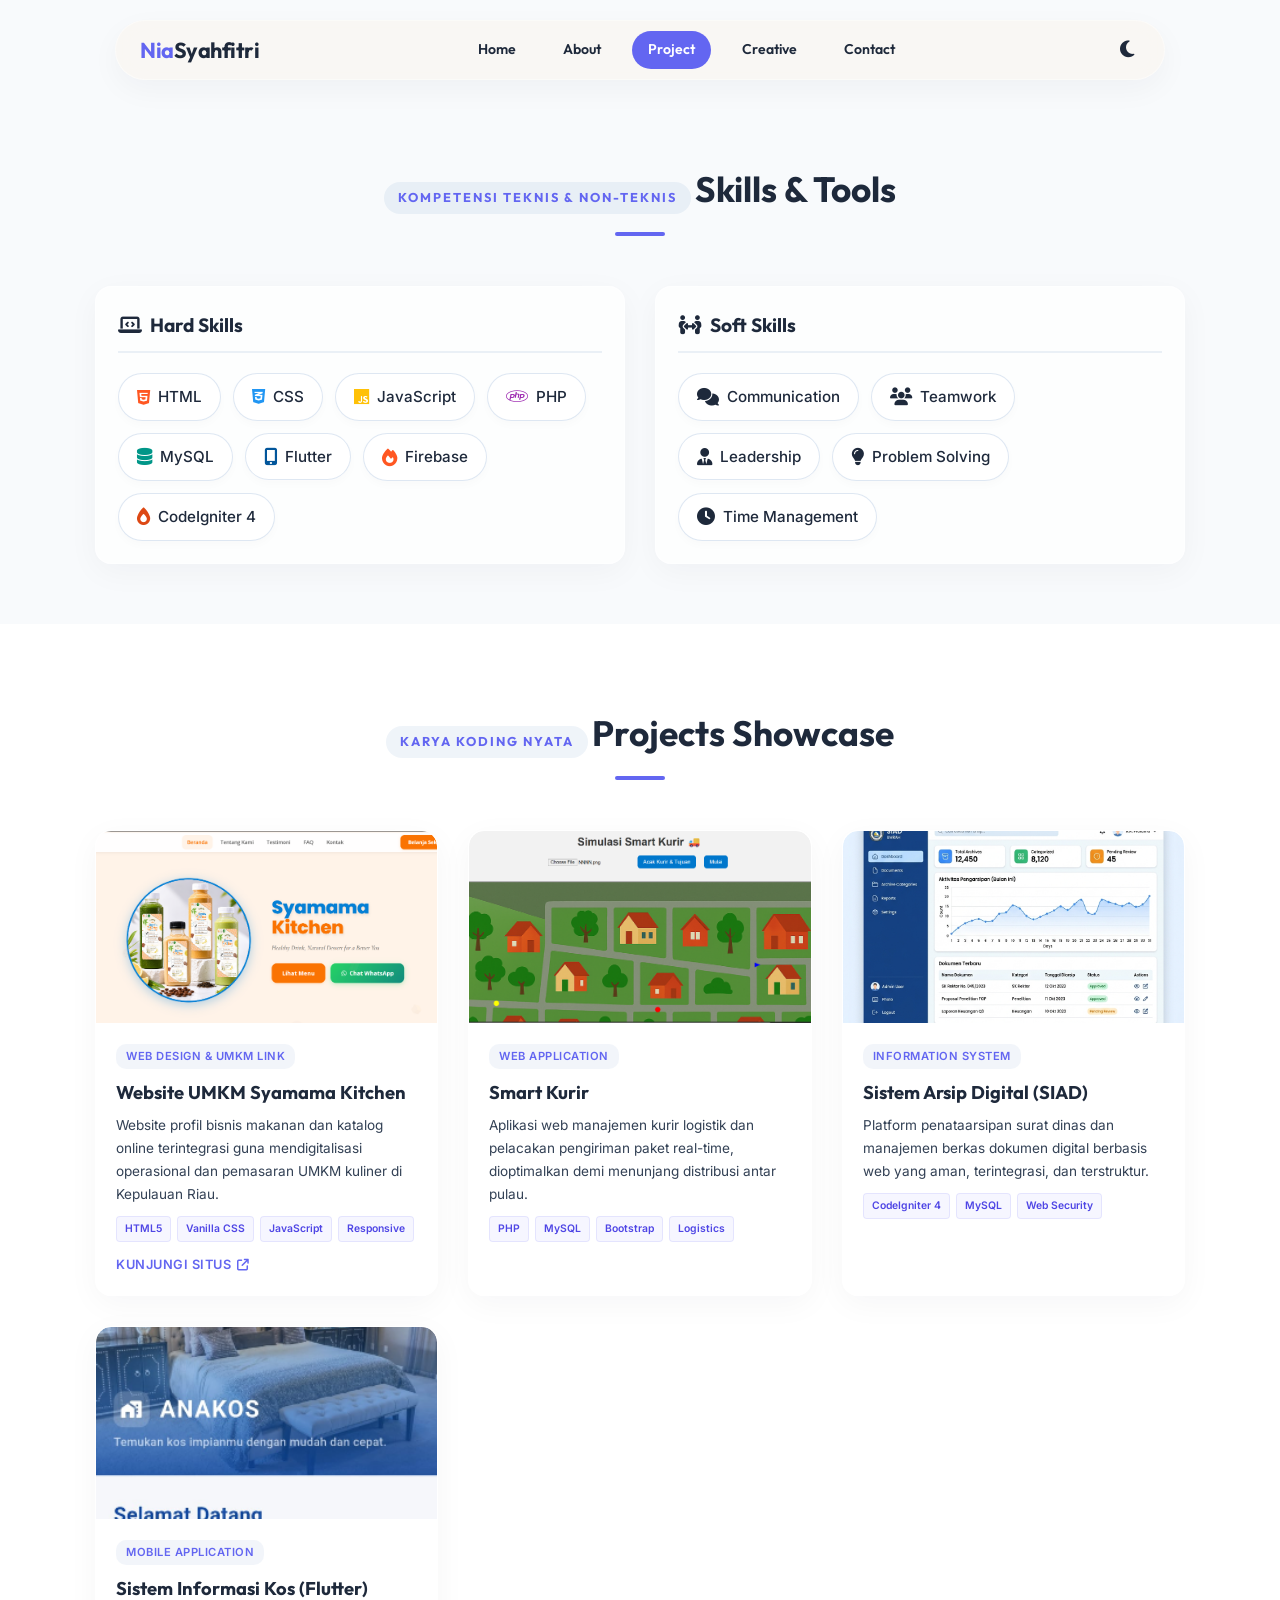
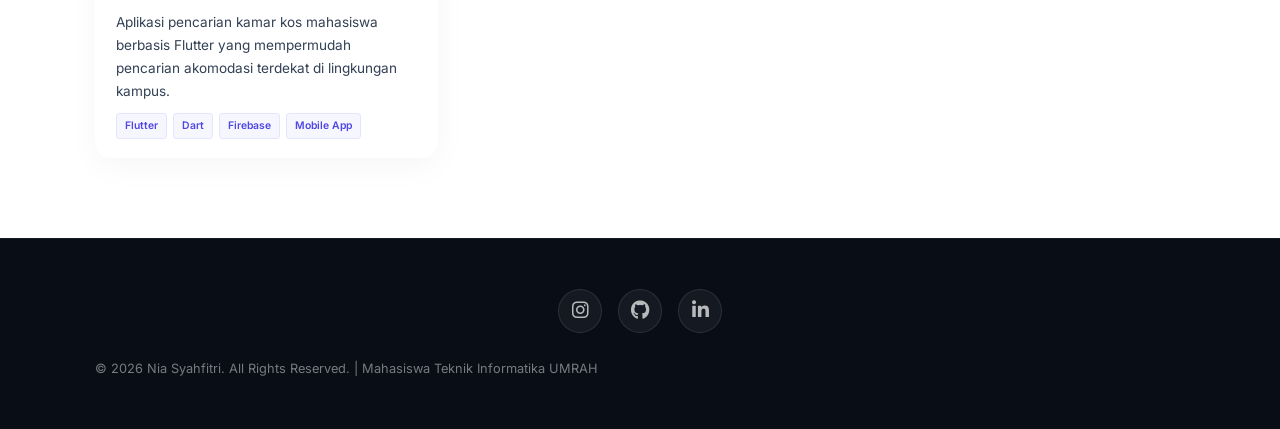
<file: projects.html>
<!DOCTYPE html>
<html lang="id">
<head>
    <meta charset="UTF-8">
    <meta name="viewport" content="width=device-width, initial-scale=1.0">
    <meta name="description" content="Koleksi Proyek Teknologi & Keahlian Koding Nia Syahfitri - Front-End Web, UI/UX, dan Mobile Apps.">
    <meta name="author" content="Nia Syahfitri">
    <title>Nia Syahfitri | Portofolio Proyek & Keahlian</title>
    
    <!-- Favicon (Emoji) -->
    <link rel="icon" href="data:image/svg+xml,<svg xmlns=%22http://www.w3.org/2000/svg%22 viewBox=%220 0 100 100%22><text y=%22.9em%22 font-size=%2290%22>✨</text></svg>">
    
    <!-- Google Fonts -->
    <link rel="preconnect" href="https://fonts.googleapis.com">
    <link rel="preconnect" href="https://fonts.gstatic.com" crossorigin>
    <link href="https://fonts.googleapis.com/css2?family=Inter:wght@300;400;500;600;700&family=Outfit:wght@300;400;500;600;700;800;900&display=swap" rel="stylesheet">
    
    <!-- Font Awesome Icons -->
    <link rel="stylesheet" href="https://cdnjs.cloudflare.com/ajax/libs/font-awesome/6.4.0/css/all.min.css">
    
    <!-- Custom CSS -->
    <link rel="stylesheet" href="style.css">
</head>
<body>
    <!-- Scroll Progress Bar -->
    <div class="scroll-progress-bar" id="scrollProgress"></div>

    <!-- Header Navigation (Permanent Solid mode) -->
    <header class="navbar navbar-solid">
        <div class="nav-container">
            <a href="index.html" class="logo">
                <span class="logo-bold">Nia</span>Syahfitri
            </a>
            <nav class="nav-menu" id="navMenu">
                <a href="index.html" class="nav-link">Home</a>
                <a href="about.html" class="nav-link">About</a>
                <a href="projects.html" class="nav-link active">Project</a>
                <a href="creative.html" class="nav-link">Creative</a>
                <a href="contact.html" class="nav-link">Contact</a>
            </nav>
            <div style="display: flex; align-items: center; gap: 15px;">
                <button id="themeToggleBtn" class="theme-toggle-btn" aria-label="Toggle theme">
                    <i class="fa-solid fa-moon"></i>
                </button>
                <div class="hamburger" id="hamburgerBtn" aria-label="Toggle navigation menu">
                    <span class="bar"></span>
                    <span class="bar"></span>
                    <span class="bar"></span>
                </div>
            </div>
        </div>
    </header>

    <!-- Main Container with Entrance Animation -->
    <main class="page-wrapper" style="padding-top: 100px;">

        <!-- Skills Section -->
        <section id="skills-showcase" class="skills-section" style="padding: 60px 0;">
            <div class="container">
                <div class="section-header">
                    <span class="section-tag">Kompetensi Teknis & Non-Teknis</span>
                    <h2 class="section-title">Skills & Tools</h2>
                    <div class="section-line"></div>
                </div>

                <div class="skills-layout">
                    <!-- Hard Skills -->
                    <div class="skills-card-group glass-card">
                        <h3 class="skills-group-title"><i class="fa-solid fa-laptop-code text-primary"></i> Hard Skills</h3>
                        <div class="skills-list">
                            <div class="skill-badge"><i class="fa-brands fa-html5 text-orange"></i> HTML</div>
                            <div class="skill-badge"><i class="fa-brands fa-css3-alt text-blue"></i> CSS</div>
                            <div class="skill-badge"><i class="fa-brands fa-js text-yellow"></i> JavaScript</div>
                            <div class="skill-badge"><i class="fa-brands fa-php text-purple"></i> PHP</div>
                            <div class="skill-badge"><i class="fa-solid fa-database text-database"></i> MySQL</div>
                            <div class="skill-badge"><i class="fa-solid fa-mobile-screen-button text-flutter"></i> Flutter</div>
                            <div class="skill-badge"><i class="fa-solid fa-fire text-orange"></i> Firebase</div>
                            <div class="skill-badge"><i class="fa-solid fa-fire-flame-simple text-ci"></i> CodeIgniter 4</div>
                        </div>
                    </div>
                    
                    <!-- Soft Skills -->
                    <div class="skills-card-group glass-card">
                        <h3 class="skills-group-title"><i class="fa-solid fa-people-arrows text-primary"></i> Soft Skills</h3>
                        <div class="skills-list">
                            <div class="skill-badge"><i class="fa-solid fa-comments text-primary"></i> Communication</div>
                            <div class="skill-badge"><i class="fa-solid fa-users text-primary"></i> Teamwork</div>
                            <div class="skill-badge"><i class="fa-solid fa-user-tie text-primary"></i> Leadership</div>
                            <div class="skill-badge"><i class="fa-solid fa-lightbulb text-primary"></i> Problem Solving</div>
                            <div class="skill-badge"><i class="fa-solid fa-clock text-primary"></i> Time Management</div>
                        </div>
                    </div>
                </div>
            </div>
        </section>

        <!-- Projects Grid Section -->
        <section id="projects-grid-showcase" class="projects-section" style="padding: 80px 0; background-color: var(--color-white);">
            <div class="container">
                <div class="section-header">
                    <span class="section-tag">Karya Koding Nyata</span>
                    <h2 class="section-title">Projects Showcase</h2>
                    <div class="section-line"></div>
                </div>

                <div class="projects-grid">
                    <!-- Project 1: Website UMKM Syamama Kitchen -->
                    <div class="project-card glass-card">
                        <div class="project-img-wrapper">
                            <img src="proj-syamama.png" alt="Website UMKM Syamama Kitchen Project Image" class="project-image">
                            <a href="https://syamama.shop/" target="_blank" rel="noopener noreferrer" class="project-overlay">
                                <div class="project-overlay-icon"><i class="fa-solid fa-link"></i></div>
                            </a>
                        </div>
                        <div class="project-info">
                            <span class="project-tag-badge">Web Design & UMKM Link</span>
                            <h3 class="project-name">Website UMKM Syamama Kitchen</h3>
                            <p class="project-desc">
                                Website profil bisnis makanan dan katalog online terintegrasi guna mendigitalisasi operasional dan pemasaran UMKM kuliner di Kepulauan Riau.
                            </p>
                            <div class="project-tech-stack">
                                <span class="tech-pill">HTML5</span>
                                <span class="tech-pill">Vanilla CSS</span>
                                <span class="tech-pill">JavaScript</span>
                                <span class="tech-pill">Responsive</span>
                            </div>
                            <a href="https://syamama.shop/" target="_blank" rel="noopener noreferrer" class="project-link">
                                Kunjungi Situs <i class="fa-solid fa-arrow-up-right-from-square"></i>
                            </a>
                        </div>
                    </div>

                    <!-- Project 2: Smart Kurir -->
                    <div class="project-card glass-card">
                        <div class="project-img-wrapper">
                            <img src="proj-kurir.png" alt="Smart Kurir Project Image" class="project-image">
                            <div class="project-overlay">
                                <div class="project-overlay-icon"><i class="fa-solid fa-magnifying-glass"></i></div>
                            </div>
                        </div>
                        <div class="project-info">
                            <span class="project-tag-badge">Web Application</span>
                            <h3 class="project-name">Smart Kurir</h3>
                            <p class="project-desc">
                                Aplikasi web manajemen kurir logistik dan pelacakan pengiriman paket real-time, dioptimalkan demi menunjang distribusi antar pulau.
                            </p>
                            <div class="project-tech-stack">
                                <span class="tech-pill">PHP</span>
                                <span class="tech-pill">MySQL</span>
                                <span class="tech-pill">Bootstrap</span>
                                <span class="tech-pill">Logistics</span>
                            </div>
                        </div>
                    </div>
                    
                    <!-- Project 3: Sistem Arsip Digital (SIAD) -->
                    <div class="project-card glass-card">
                        <div class="project-img-wrapper">
                            <img src="proj-siad.png" alt="Sistem Arsip Digital (SIAD) Project Image" class="project-image">
                            <div class="project-overlay">
                                <div class="project-overlay-icon"><i class="fa-solid fa-magnifying-glass"></i></div>
                            </div>
                        </div>
                        <div class="project-info">
                            <span class="project-tag-badge">Information System</span>
                            <h3 class="project-name">Sistem Arsip Digital (SIAD)</h3>
                            <p class="project-desc">
                                Platform penataarsipan surat dinas dan manajemen berkas dokumen digital berbasis web yang aman, terintegrasi, dan terstruktur.
                            </p>
                            <div class="project-tech-stack">
                                <span class="tech-pill">CodeIgniter 4</span>
                                <span class="tech-pill">MySQL</span>
                                <span class="tech-pill">Web Security</span>
                            </div>
                        </div>
                    </div>
                    
                    <!-- Project 4: Sistem Informasi Kos Berbasis Flutter -->
                    <div class="project-card glass-card">
                        <div class="project-img-wrapper">
                            <img src="proj-kos.png" alt="Sistem Informasi Kos Berbasis Flutter Project Image" class="project-image">
                            <div class="project-overlay">
                                <div class="project-overlay-icon"><i class="fa-solid fa-magnifying-glass"></i></div>
                            </div>
                        </div>
                        <div class="project-info">
                            <span class="project-tag-badge">Mobile Application</span>
                            <h3 class="project-name">Sistem Informasi Kos (Flutter)</h3>
                            <p class="project-desc">
                                Aplikasi pencarian kamar kos mahasiswa berbasis Flutter yang mempermudah pencarian akomodasi terdekat di lingkungan kampus.
                            </p>
                            <div class="project-tech-stack">
                                <span class="tech-pill">Flutter</span>
                                <span class="tech-pill">Dart</span>
                                <span class="tech-pill">Firebase</span>
                                <span class="tech-pill">Mobile App</span>
                            </div>
                        </div>
                    </div>
                </div>
            </div>
        </section>

    </main>

    <!-- Footer Section -->
    <footer class="footer">
        <div class="container footer-container">
            <div class="footer-social-links">
                <a href="https://instagram.com/" target="_blank" rel="noopener noreferrer" class="footer-social-icon" aria-label="Instagram"><i class="fa-brands fa-instagram"></i></a>
                <a href="https://github.com/" target="_blank" rel="noopener noreferrer" class="footer-social-icon" aria-label="GitHub"><i class="fa-brands fa-github"></i></a>
                <a href="https://linkedin.com/" target="_blank" rel="noopener noreferrer" class="footer-social-icon" aria-label="LinkedIn"><i class="fa-brands fa-linkedin-in"></i></a>
            </div>
            <div class="footer-bottom">
                <p class="copyright">&copy; 2026 Nia Syahfitri. All Rights Reserved. | Mahasiswa Teknik Informatika UMRAH</p>
            </div>
        </div>
    </footer>

    <!-- Back to Top Button -->
    <button id="backToTopBtn" class="back-to-top-btn" aria-label="Kembali ke atas">
        <i class="fa-solid fa-arrow-up"></i>
    </button>

    <!-- Custom Script -->
    <script src="script.js"></script>
</body>
</html>
</file>
<file: style.css>
/* ==========================================================================
   DESAIN SISTEM & VARIABEL (PREMIUM MINIMALIS)
   ========================================================================== */
:root {
    /* Palet Warna Utama - Premium Indigo & Tech Teal */
    --color-primary: #6366F1;       /* Indigo */
    --color-primary-light: #818CF8;
    --color-primary-dark: #4F46E5;
    
    --color-secondary: #0D9488;     /* Teal */
    --color-secondary-light: #14B8A6;
    
    --color-white: #FFFFFF;         
    --color-navy: #1E293B;          /* Slate Dark */
    --color-navy-light: #334155;    /* slate-700 */
    --color-navy-dark: #0F172A;     /* slate-900 */
    --color-bg-light: #F8FAFC;      /* slate-50 */
    
    /* Gradients */
    --grad-primary: linear-gradient(135deg, #4F46E5 0%, #7C3AED 100%);
    --grad-secondary: linear-gradient(135deg, #0D9488 0%, #0284C7 100%);
    --grad-dark: linear-gradient(135deg, #0F172A 0%, #1E293B 100%);
    --grad-light: linear-gradient(135deg, #F8FAFC 0%, #F1F5F9 100%);
    
    /* Font */
    --font-primary: 'Outfit', sans-serif;
    --font-secondary: 'Inter', sans-serif;
    
    /* Shadows */
    --shadow-sm: 0 4px 6px rgba(15, 23, 42, 0.04);
    --shadow-md: 0 10px 25px rgba(15, 23, 42, 0.06);
    --shadow-lg: 0 20px 40px rgba(15, 23, 42, 0.1);
    
    /* Glassmorphism */
    --glass-bg: rgba(255, 255, 255, 0.7);
    --glass-border: rgba(255, 255, 255, 0.5);
    --glass-shadow: 0 8px 32px 0 rgba(15, 23, 42, 0.04);
    --glass-blur: blur(16px) saturate(180%);
    
    /* Transisi */
    --transition-fast: all 0.2s ease;
    --transition-normal: all 0.4s cubic-bezier(0.25, 0.8, 0.25, 1);
    --transition-slow: all 0.8s cubic-bezier(0.25, 0.8, 0.25, 1);
}

/* Brand Colors for Icons */
.text-orange { color: #FF5722; }
.text-blue { color: #2196F3; }
.text-yellow { color: #FFC107; }
.text-purple { color: #9C27B0; }
.text-database { color: #009688; }
.text-flutter { color: #02569B; }
.text-ci { color: #DD4814; }

/* ==========================================================================
   RESET & LAYOUT GLOBAL
   ========================================================================== */
* {
    box-sizing: border-box;
    margin: 0;
    padding: 0;
}

html {
    scroll-behavior: smooth;
    scroll-padding-top: 80px;
}

body {
    font-family: var(--font-secondary);
    background-color: var(--color-bg-light);
    color: var(--color-navy);
    line-height: 1.7;
    overflow-x: hidden;
}

h1, h2, h3, h4 {
    font-family: var(--font-primary);
    color: var(--color-navy);
    font-weight: 700;
}

a {
    text-decoration: none;
    color: inherit;
    transition: var(--transition-fast);
}

img {
    max-width: 100%;
    height: auto;
    display: block;
}

.container {
    max-width: 1140px;
    margin: 0 auto;
    padding: 0 25px;
    position: relative;
    z-index: 5;
}

/* Scrollbar */
::-webkit-scrollbar {
    width: 8px;
}
::-webkit-scrollbar-track {
    background: var(--color-bg-light);
}
::-webkit-scrollbar-thumb {
    background: var(--color-primary);
    border-radius: 8px;
}
::-webkit-scrollbar-thumb:hover {
    background: var(--color-navy-light);
}

/* ==========================================================================
   REUSABLE UTILITIES
   ========================================================================== */
.btn {
    display: inline-flex;
    align-items: center;
    justify-content: center;
    padding: 13px 26px;
    font-family: var(--font-primary);
    font-size: 0.9rem;
    font-weight: 600;
    border-radius: 30px;
    transition: var(--transition-normal);
    cursor: pointer;
    gap: 8px;
}

.btn-primary {
    background-color: var(--color-primary);
    color: var(--color-white);
    border: 2px solid var(--color-primary);
    box-shadow: 0 4px 15px rgba(125, 160, 202, 0.35);
}

.btn-primary:hover {
    background-color: var(--color-navy);
    border-color: var(--color-navy);
    color: var(--color-white);
    box-shadow: 0 6px 20px rgba(36, 52, 71, 0.2);
    transform: translateY(-2px);
}

.btn-outline {
    background-color: transparent;
    color: var(--color-navy);
    border: 2px solid var(--color-navy);
}

.btn-outline:hover {
    background-color: var(--color-navy);
    color: var(--color-white);
    transform: translateY(-2px);
}

.glass-card {
    background: var(--glass-bg);
    border: 1px solid var(--glass-border);
    backdrop-filter: var(--glass-blur);
    -webkit-backdrop-filter: var(--glass-blur);
    border-radius: 16px;
    box-shadow: var(--glass-shadow);
}

.section-header {
    text-align: center;
    margin-bottom: 50px;
}

.section-tag {
    display: inline-block;
    font-family: var(--font-primary);
    font-size: 0.8rem;
    font-weight: 700;
    text-transform: uppercase;
    letter-spacing: 2px;
    color: var(--color-primary);
    background-color: rgba(125, 160, 202, 0.12);
    padding: 5px 14px;
    border-radius: 20px;
    margin-bottom: 10px;
}

.section-title {
    font-size: 2.2rem;
    position: relative;
    display: inline-block;
}

.section-line {
    width: 50px;
    height: 4px;
    background-color: var(--color-primary);
    margin: 8px auto 0 auto;
    border-radius: 2px;
}

section {
    padding: 90px 0;
    position: relative;
}

/* Scroll Reveal Triggers */
.reveal-section {
    opacity: 0;
    transform: translateY(30px);
    transition: var(--transition-slow);
}

.reveal-section.active {
    opacity: 1;
    transform: translateY(0);
}

/* ==========================================================================
   NAVIGATION BAR
   ========================================================================== */
.navbar {
    position: fixed;
    top: 20px;
    left: 50%;
    transform: translateX(-50%);
    width: 90%;
    max-width: 1050px;
    z-index: 1000;
    background: rgba(250, 246, 240, 0.75); /* Warm cream glass */
    border: 1px solid rgba(255, 255, 255, 0.4);
    border-radius: 50px;
    backdrop-filter: var(--glass-blur);
    -webkit-backdrop-filter: var(--glass-blur);
    transition: var(--transition-normal);
    box-shadow: 0 10px 30px rgba(15, 23, 42, 0.04);
}

.navbar.scrolled {
    top: 12px;
    width: 92%;
    background: rgba(250, 246, 240, 0.85);
    border-color: rgba(255, 255, 255, 0.2);
    box-shadow: 0 10px 35px rgba(15, 23, 42, 0.08);
}

.nav-container {
    display: flex;
    justify-content: space-between;
    align-items: center;
    padding: 10px 24px;
    width: 100%;
}

.logo {
    font-family: var(--font-primary);
    font-size: 1.35rem;
    font-weight: 700;
    letter-spacing: -0.5px;
    color: var(--color-navy);
}

.logo-bold {
    color: var(--color-primary);
}

.nav-menu {
    display: flex;
    gap: 15px;
}

.nav-link {
    font-family: var(--font-primary);
    font-size: 0.88rem;
    font-weight: 600;
    color: var(--color-navy);
    padding: 7px 16px;
    border-radius: 30px;
    transition: var(--transition-fast);
}

.nav-link:hover:not(.active) {
    background-color: rgba(99, 102, 241, 0.08);
    color: var(--color-primary);
}

.nav-link.active {
    background-color: var(--color-primary);
    color: var(--color-white);
}

.hamburger {
    display: none;
    flex-direction: column;
    cursor: pointer;
    gap: 5px;
}

.hamburger .bar {
    width: 22px;
    height: 2.5px;
    background-color: var(--color-navy);
    border-radius: 2px;
    transition: var(--transition-fast);
}

/* ==========================================================================
   1. HERO SECTION
   ========================================================================== */
.hero-section {
    min-height: 100vh;
    display: flex;
    align-items: center;
    padding: 120px 0 80px 0;
    overflow: hidden;
    position: relative;
    background: linear-gradient(135deg, var(--color-bg-light) 0%, rgba(250, 246, 240, 0.6) 100%);
}

.background-decorations {
    position: absolute;
    top: 0;
    left: 0;
    width: 100%;
    height: 100%;
    pointer-events: none;
    z-index: 1;
}

.blob {
    position: absolute;
    border-radius: 50%;
    filter: blur(65px);
    opacity: 0.3;
    animation: floating-shapes 12s infinite alternate ease-in-out;
}

.shape-1 {
    width: 380px;
    height: 380px;
    background-color: var(--color-primary);
    top: -80px;
    left: -80px;
}

.shape-2 {
    width: 320px;
    height: 320px;
    background-color: var(--color-secondary);
    bottom: -40px;
    right: -40px;
    animation-delay: -4s;
}

.shape-3 {
    width: 220px;
    height: 220px;
    background-color: #D3E0EA;
    top: 35%;
    left: 60%;
    animation-delay: -8s;
}

@keyframes floating-shapes {
    0% { transform: translate(0, 0) scale(1) rotate(0deg); }
    50% { transform: translate(25px, -35px) scale(1.08) rotate(180deg); }
    100% { transform: translate(-15px, 15px) scale(0.92) rotate(360deg); }
}

.hero-container {
    display: grid;
    grid-template-columns: 1.2fr 0.8fr;
    gap: 40px;
    align-items: center;
}

.hero-badge {
    display: inline-block;
    font-size: 0.8rem;
    font-weight: 700;
    color: var(--color-navy);
    background-color: var(--color-secondary);
    padding: 5px 14px;
    border-radius: 30px;
    margin-bottom: 20px;
    text-transform: uppercase;
    letter-spacing: 0.5px;
}

.hero-title {
    font-size: 3.6rem;
    line-height: 1.15;
    margin-bottom: 10px;
    font-weight: 800;
    letter-spacing: -1px;
}

.hero-subtitle {
    font-size: 1.4rem;
    font-weight: 500;
    color: var(--color-primary);
    margin-bottom: 15px;
}

.hero-tagline {
    font-size: 1.1rem;
    color: var(--color-navy-light);
    margin-bottom: 35px;
    line-height: 1.6;
    font-style: italic;
    border-left: 3px solid var(--color-primary);
    padding-left: 12px;
}

.hero-buttons {
    display: flex;
    gap: 15px;
}

.hero-image-col {
    position: relative;
    display: flex;
    justify-content: center;
    align-items: center;
    z-index: 5;
}

.hero-image-frame {
    position: relative;
    width: 290px;
    height: 360px;
    padding: 10px;
    background: var(--glass-bg);
    border: 1px solid var(--glass-border);
    backdrop-filter: var(--glass-blur);
    -webkit-backdrop-filter: var(--glass-blur);
    border-radius: 24px;
    box-shadow: var(--shadow-lg);
    transition: var(--transition-normal);
    z-index: 3;
}

.hero-image-frame::before {
    content: '';
    position: absolute;
    top: 15px;
    left: -12px;
    width: 100%;
    height: 100%;
    border: 2.5px solid var(--color-primary);
    border-radius: 24px;
    z-index: -1;
    transition: var(--transition-normal);
}

.hero-image-frame:hover {
    transform: translateY(-8px) rotate(1deg);
    box-shadow: 0 30px 60px rgba(99, 102, 241, 0.18);
}

.hero-image-frame:hover::before {
    transform: translate(6px, -4px) rotate(-1deg);
    border-color: var(--color-secondary);
}

.hero-profile-img {
    width: 100%;
    height: 100%;
    border-radius: 16px;
    object-fit: cover;
    display: block;
}

.hero-profile-overlay {
    position: absolute;
    top: 10px;
    left: 10px;
    right: 10px;
    bottom: 10px;
    border-radius: 16px;
    background: linear-gradient(to bottom, rgba(255, 255, 255, 0) 50%, rgba(250, 246, 240, 0.7) 100%);
    pointer-events: none;
    transition: var(--transition-normal);
    z-index: 4;
}

[data-theme="dark"] .hero-profile-overlay {
    background: linear-gradient(to bottom, rgba(30, 41, 59, 0) 50%, rgba(30, 41, 59, 0.85) 100%);
}

.hero-image-frame:hover .hero-profile-overlay {
    background: linear-gradient(to bottom, rgba(99, 102, 241, 0.2) 0%, rgba(13, 148, 136, 0.6) 100%);
}

.fade-in-element {
    opacity: 0;
    transform: translateY(20px);
    animation: entryFadeIn 0.8s cubic-bezier(0.25, 0.8, 0.25, 1) forwards;
}

.hero-image-col.fade-in-element {
    animation-delay: 0.25s;
}

@keyframes entryFadeIn {
    to {
        opacity: 1;
        transform: translateY(0);
    }
}

/* ==========================================================================
   2. ABOUT ME SECTION
   ========================================================================== */
.about-section {
    background-color: var(--color-white);
}

.about-grid {
    display: grid;
    grid-template-columns: 0.8fr 1.2fr;
    gap: 50px;
    align-items: center;
}

.about-card-frame {
    position: relative;
    border-radius: 20px;
    background-color: var(--color-secondary);
    padding: 10px;
    box-shadow: var(--shadow-md);
}

.about-card-frame::before {
    content: '';
    position: absolute;
    top: 20px;
    left: -15px;
    width: 100%;
    height: 100%;
    border: 2.5px solid var(--color-primary);
    border-radius: 20px;
    z-index: -1;
}

.about-image {
    width: 100%;
    height: auto;
    border-radius: 12px;
    object-fit: cover;
}

.about-headline {
    font-size: 1.6rem;
    margin-bottom: 15px;
    line-height: 1.35;
}

.about-description {
    color: var(--color-navy-light);
    margin-bottom: 25px;
}

.personal-info-grid {
    display: grid;
    grid-template-columns: 1fr 1fr;
    gap: 15px;
    margin-bottom: 30px;
}

.info-item {
    display: flex;
    align-items: center;
    gap: 12px;
}

.info-icon {
    font-size: 1rem;
    color: var(--color-primary);
}

.info-text {
    display: flex;
    flex-direction: column;
}

.info-title {
    font-size: 0.75rem;
    text-transform: uppercase;
    color: var(--color-text-muted);
    font-weight: 600;
}

.info-value {
    font-weight: 500;
    font-size: 0.9rem;
    color: var(--color-navy);
}

.stats-grid {
    display: grid;
    grid-template-columns: repeat(3, 1fr);
    gap: 15px;
}

.stat-card {
    padding: 12px 20px;
    display: flex;
    align-items: center;
    gap: 12px;
    transition: var(--transition-normal);
    cursor: pointer;
    text-decoration: none;
    color: var(--color-navy);
}

.stat-card:hover {
    transform: translateY(-3px);
    border-color: var(--color-primary);
    background-color: var(--color-white);
}

.stat-icon-box {
    font-size: 1.3rem;
    color: var(--color-primary);
}

.stat-data {
    display: flex;
    flex-direction: column;
}

.stat-count {
    font-family: var(--font-primary);
    font-size: 1.3rem;
    font-weight: 700;
    line-height: 1.2;
}

.stat-desc {
    font-size: 0.7rem;
    color: var(--color-text-muted);
    font-weight: 500;
}

/* ==========================================================================
   3. EDUCATION SECTION (SIMPLE SINGLE-SIDED TIMELINE)
   ========================================================================== */
.academic-section {
    background: linear-gradient(180deg, var(--color-bg-light) 0%, var(--color-white) 100%);
}

.timeline-container {
    position: relative;
    max-width: 800px;
    margin: 30px auto 0 auto;
    padding-left: 40px;
}

.timeline-line {
    position: absolute;
    top: 0;
    bottom: 0;
    left: 20px;
    width: 2px;
    background-color: rgba(125, 160, 202, 0.4);
    border-radius: 1px;
}

.timeline-item {
    position: relative;
    margin-bottom: 40px;
}

.timeline-item:last-child {
    margin-bottom: 0;
}

.timeline-icon {
    position: absolute;
    left: -35px;
    top: 5px;
    width: 32px;
    height: 32px;
    border-radius: 50%;
    background-color: var(--color-primary);
    color: var(--color-white);
    border: 3px solid var(--color-white);
    display: flex;
    align-items: center;
    justify-content: center;
    font-size: 0.8rem;
    box-shadow: var(--shadow-sm);
    z-index: 10;
}

.timeline-content {
    padding: 25px;
    transition: var(--transition-normal);
}

.timeline-content:hover {
    transform: translateY(-3px);
    border-color: var(--color-primary);
    box-shadow: var(--shadow-md);
}

.time-period {
    display: inline-block;
    font-family: var(--font-primary);
    font-size: 0.8rem;
    font-weight: 600;
    color: var(--color-white);
    background-color: var(--color-navy);
    padding: 3px 10px;
    border-radius: 10px;
    margin-bottom: 8px;
}

.timeline-title {
    font-size: 1.2rem;
    margin-bottom: 3px;
}

.timeline-subtitle {
    font-size: 0.9rem;
    font-weight: 600;
    color: var(--color-primary);
    margin-bottom: 10px;
}

.timeline-desc {
    font-size: 0.85rem;
    color: var(--color-navy-light);
}

/* ==========================================================================
   4. SKILLS SECTION
   ========================================================================== */
.portfolio-section {
    background-color: var(--color-white);
}

.skills-layout {
    display: grid;
    grid-template-columns: 1fr 1fr;
    gap: 30px;
}

.skills-card-group {
    padding: 22px;
}

.skills-group-title {
    font-size: 1.2rem;
    margin-bottom: 20px;
    border-bottom: 2px solid rgba(125, 160, 202, 0.15);
    padding-bottom: 10px;
    display: flex;
    align-items: center;
    gap: 8px;
}

.skills-list {
    display: flex;
    flex-wrap: wrap;
    gap: 12px;
}

.skill-badge {
    display: inline-flex;
    align-items: center;
    gap: 8px;
    padding: 10px 18px;
    background: rgba(255, 255, 255, 0.45);
    border: 1px solid rgba(125, 160, 202, 0.25);
    border-radius: 50px;
    color: var(--color-navy);
    font-size: 0.95rem;
    font-weight: 500;
    transition: all 0.3s ease;
    box-shadow: 0 4px 10px rgba(0, 0, 0, 0.02);
    backdrop-filter: blur(5px);
}

.skill-badge:hover {
    background: var(--color-white);
    border-color: var(--color-primary);
    transform: translateY(-3px);
    box-shadow: 0 6px 15px rgba(125, 160, 202, 0.2);
}

.skill-badge i {
    font-size: 1.1rem;
}

/* ==========================================================================
   4.5 INTERACTIVE Q&A SECTION
   ========================================================================== */
.qna-section {
    background-color: var(--color-bg-light);
    padding: 80px 0;
}

.qna-container {
    max-width: 800px;
    margin: 0 auto;
}

.qna-list {
    display: flex;
    flex-direction: column;
    gap: 16px;
    margin-top: 30px;
}

.qna-item {
    border-radius: 12px;
    overflow: hidden;
    transition: all 0.3s ease;
    box-shadow: 0 4px 15px rgba(0, 0, 0, 0.02);
}

.qna-question {
    width: 100%;
    display: flex;
    justify-content: space-between;
    align-items: center;
    padding: 20px 24px;
    background: var(--color-white);
    border: 1px solid rgba(125, 160, 202, 0.25);
    color: var(--color-navy);
    font-family: var(--font-primary);
    font-size: 1rem;
    font-weight: 600;
    cursor: pointer;
    text-align: left;
    transition: all 0.3s ease;
    outline: none;
}

.qna-question:hover {
    background: rgba(125, 160, 202, 0.05);
    border-color: var(--color-primary);
}

.qna-icon {
    font-size: 0.85rem;
    transition: transform 0.3s ease;
    color: var(--color-primary);
}

.qna-answer {
    max-height: 0;
    overflow: hidden;
    background: var(--color-white);
    border: 1px solid rgba(125, 160, 202, 0.15);
    border-top: none;
    transition: max-height 0.35s cubic-bezier(0, 1, 0, 1);
}

.qna-answer p {
    padding: 20px 24px;
    margin: 0;
    color: var(--color-navy-light);
    line-height: 1.6;
    font-size: 0.95rem;
}

/* Active states */
.qna-item.active {
    box-shadow: 0 8px 25px rgba(125, 160, 202, 0.15);
}

.qna-item.active .qna-question {
    background: rgba(125, 160, 202, 0.08);
    border-color: var(--color-primary);
}

.qna-item.active .qna-icon {
    transform: rotate(180deg);
}

.qna-item.active .qna-answer {
    max-height: 250px;
    transition: max-height 0.4s ease-in-out;
}

/* ==========================================================================
   5. PROJECTS SECTION
   ========================================================================== */
/* Unified Projects Layout (Carousel Slider) */
.sub-section-header {
    display: flex;
    justify-content: space-between;
    align-items: center;
    margin-bottom: 20px;
}

.slider-controls {
    display: flex;
    gap: 8px;
    z-index: 10;
}

.slider-control-btn {
    width: 36px;
    height: 36px;
    border-radius: 50%;
    background: var(--glass-bg);
    border: 1px solid var(--glass-border);
    color: var(--color-navy);
    display: flex;
    align-items: center;
    justify-content: center;
    cursor: pointer;
    transition: var(--transition-fast);
    outline: none;
}

.slider-control-btn:hover {
    background: var(--color-primary);
    color: var(--color-white);
    border-color: var(--color-primary);
}

.slider-control-btn:disabled {
    opacity: 0.3;
    cursor: not-allowed;
}

.slider-container {
    overflow: hidden;
    width: 100%;
    position: relative;
    padding: 10px 0; /* padding to keep shadows visible */
}

.slider-track {
    display: flex;
    transition: transform 0.5s cubic-bezier(0.25, 0.8, 0.25, 1);
}

.slider-track .project-card {
    flex: 0 0 calc(25% - 18px);
    margin-right: 24px;
}

.slider-track .cert-card {
    flex: 0 0 calc(50% - 12px);
    max-width: 360px;
    margin-right: 24px;
}

#certs-slider-container .slider-track {
    justify-content: center;
}

@media (max-width: 991px) {
    .slider-track .project-card {
        flex: 0 0 calc(50% - 12px);
        margin-right: 24px;
    }
}

@media (max-width: 767px) {
    .slider-track .cert-card {
        flex: 0 0 100%;
        max-width: 100%;
        margin-right: 0;
    }
    #certs-slider-container .slider-track {
        justify-content: flex-start;
    }
}

@media (max-width: 575px) {
    .slider-track .project-card {
        flex: 0 0 100%;
        margin-right: 0;
    }
}

.project-card {
    overflow: hidden;
    transition: var(--transition-normal);
}

.project-card:hover {
    transform: translateY(-5px);
    border-color: var(--color-primary);
    box-shadow: var(--shadow-md);
}

.project-img-wrapper {
    position: relative;
    overflow: hidden;
    aspect-ratio: 16/9;
    background-color: var(--color-navy);
    border-top-left-radius: 15px;
    border-top-right-radius: 15px;
}

.project-image {
    width: 100%;
    height: 100%;
    object-fit: cover;
    transition: var(--transition-slow);
}

.project-card:hover .project-image {
    transform: scale(1.06);
}

.project-overlay {
    position: absolute;
    top: 0;
    left: 0;
    width: 100%;
    height: 100%;
    background: rgba(36, 52, 71, 0.45);
    backdrop-filter: blur(3px);
    -webkit-backdrop-filter: blur(3px);
    display: flex;
    align-items: center;
    justify-content: center;
    opacity: 0;
    transition: var(--transition-normal);
}

.project-card:hover .project-overlay {
    opacity: 1;
}

.project-overlay-icon {
    width: 45px;
    height: 45px;
    background-color: var(--color-white);
    color: var(--color-navy);
    border-radius: 50%;
    display: flex;
    align-items: center;
    justify-content: center;
    font-size: 1.1rem;
    box-shadow: var(--shadow-md);
    transform: scale(0.85);
    transition: var(--transition-normal);
}

.project-card:hover .project-overlay-icon {
    transform: scale(1);
}

.project-info {
    padding: 18px 20px;
}

.project-tag-badge {
    display: inline-block;
    font-size: 0.7rem;
    font-weight: 600;
    text-transform: uppercase;
    letter-spacing: 0.5px;
    color: var(--color-primary);
    background-color: rgba(125, 160, 202, 0.1);
    padding: 3px 10px;
    border-radius: 10px;
    margin-bottom: 8px;
}

.project-name {
    font-size: 1.15rem;
    margin-bottom: 6px;
}

.project-desc {
    font-size: 0.85rem;
    color: var(--color-navy-light);
}

.project-tech-stack {
    margin-top: 10px;
    display: flex;
    flex-wrap: wrap;
    gap: 6px;
}

.tech-pill {
    font-size: 0.65rem;
    font-weight: 600;
    padding: 3px 8px;
    background: rgba(99, 102, 241, 0.06);
    border: 1px solid rgba(99, 102, 241, 0.12);
    border-radius: 4px;
    color: var(--color-primary-dark);
    font-family: var(--font-secondary);
}

.project-link {
    display: inline-flex;
    align-items: center;
    gap: 6px;
    font-size: 0.8rem;
    font-weight: 600;
    color: var(--color-primary);
    margin-top: 12px;
    transition: var(--transition-fast);
    text-transform: uppercase;
    letter-spacing: 0.5px;
}

.project-link:hover {
    color: var(--color-navy);
}

.project-link i {
    font-size: 0.75rem;
}

/* ==========================================================================
   6. CERTIFICATES SECTION
   ========================================================================== */
/* Unified Certificates Layout (Carousel Slider) */

.cert-card {
    overflow: hidden;
    transition: var(--transition-normal);
    cursor: pointer;
}

.cert-card:hover {
    transform: translateY(-5px);
    border-color: var(--color-primary);
    box-shadow: var(--shadow-md);
}

.cert-img-wrapper {
    position: relative;
    aspect-ratio: 3/2;
    overflow: hidden;
}

.cert-image {
    width: 100%;
    height: 100%;
    object-fit: cover;
    transition: var(--transition-slow);
}

.cert-card:hover .cert-image {
    transform: scale(1.04);
}

.cert-hover-overlay {
    position: absolute;
    top: 0;
    left: 0;
    width: 100%;
    height: 100%;
    background: rgba(125, 160, 202, 0.8);
    backdrop-filter: blur(4px);
    -webkit-backdrop-filter: blur(4px);
    display: flex;
    flex-direction: column;
    align-items: center;
    justify-content: center;
    color: var(--color-white);
    opacity: 0;
    transition: var(--transition-normal);
    padding: 15px;
    text-align: center;
}

.cert-card:hover .cert-hover-overlay {
    opacity: 1;
}

.cert-zoom-icon {
    font-size: 1.6rem;
    margin-bottom: 8px;
    transform: translateY(10px);
    transition: var(--transition-normal);
}

.cert-hover-title {
    font-family: var(--font-primary);
    font-weight: 500;
    font-size: 0.95rem;
    transform: translateY(10px);
    transition: var(--transition-normal);
}

.cert-card:hover .cert-zoom-icon,
.cert-card:hover .cert-hover-title {
    transform: translateY(0);
}

.cert-meta {
    padding: 12px 18px;
}

.cert-title {
    font-size: 1rem;
    margin-bottom: 3px;
}

.cert-issuer {
    font-size: 0.8rem;
    color: var(--color-text-muted);
    display: flex;
    align-items: center;
    gap: 4px;
}

/* ==========================================================================
   7. PROFESSIONAL ETHICS SECTION
   ========================================================================== */
.ethics-section {
    background-color: var(--color-bg-light);
}

.ethics-intro {
    text-align: center;
    max-width: 700px;
    margin: -15px auto 40px auto;
    color: var(--color-navy-light);
    font-size: 1rem;
}

.ethics-grid {
    display: grid;
    grid-template-columns: repeat(5, 1fr);
    gap: 15px;
}

.ethics-card {
    padding: 25px 15px;
    text-align: center;
    transition: var(--transition-normal);
    display: flex;
    flex-direction: column;
    align-items: center;
}

.ethics-card:hover {
    transform: translateY(-5px);
    border-color: var(--color-primary);
    background-color: var(--color-white);
    box-shadow: var(--shadow-sm);
}

.ethics-icon-container {
    width: 55px;
    height: 55px;
    border-radius: 50%;
    background-color: rgba(125, 160, 202, 0.1);
    color: var(--color-primary);
    display: flex;
    align-items: center;
    justify-content: center;
    font-size: 1.3rem;
    margin-bottom: 15px;
    transition: var(--transition-normal);
}

.ethics-card:hover .ethics-icon-container {
    background-color: var(--color-navy);
    color: var(--color-white);
}

.ethics-card-title {
    font-size: 1rem;
    margin-bottom: 8px;
}

.ethics-card-desc {
    font-size: 0.78rem;
    color: var(--color-text-muted);
    line-height: 1.5;
}

/* ==========================================================================
   8. CONTACT SECTION
   ========================================================================== */
.contact-section {
    background-color: var(--color-white);
}

.contact-layout {
    display: grid;
    grid-template-columns: 0.8fr 1.2fr;
    gap: 40px;
}

.contact-info-panel {
    background: var(--color-navy);
    color: var(--color-white);
    border-radius: 20px;
    padding: 40px;
    display: flex;
    flex-direction: column;
    justify-content: space-between;
    box-shadow: var(--shadow-md);
    position: relative;
    overflow: hidden;
}

.contact-info-panel::before {
    content: '';
    position: absolute;
    width: 100px;
    height: 100px;
    background-color: rgba(125, 160, 202, 0.12);
    border-radius: 50%;
    top: -30px;
    right: -30px;
}

.contact-info-heading {
    color: var(--color-white);
    font-size: 1.7rem;
    margin-bottom: 10px;
}

.contact-info-subtext {
    color: rgba(255, 255, 255, 0.7);
    margin-bottom: 30px;
    font-size: 0.85rem;
}

.contact-details {
    display: flex;
    flex-direction: column;
    gap: 20px;
}

.contact-detail-item {
    display: flex;
    align-items: center;
    gap: 15px;
}

.contact-detail-icon {
    width: 40px;
    height: 40px;
    background-color: rgba(255, 255, 255, 0.06);
    border: 1px solid rgba(255, 255, 255, 0.08);
    color: var(--color-primary);
    border-radius: 50%;
    display: flex;
    align-items: center;
    justify-content: center;
    font-size: 1rem;
    flex-shrink: 0;
}

.contact-detail-text {
    display: flex;
    flex-direction: column;
}

.detail-label {
    font-size: 0.7rem;
    color: rgba(255, 255, 255, 0.5);
    text-transform: uppercase;
}

.detail-link, .detail-value {
    font-weight: 500;
    font-size: 0.9rem;
    color: var(--color-white);
}

.detail-link:hover {
    color: var(--color-primary);
}

.social-links-container {
    display: flex;
    gap: 12px;
    margin-top: 30px;
}

.social-icon-btn {
    width: 38px;
    height: 38px;
    border-radius: 50%;
    background-color: rgba(255, 255, 255, 0.06);
    border: 1px solid rgba(255, 255, 255, 0.08);
    color: var(--color-white);
    display: flex;
    align-items: center;
    justify-content: center;
    font-size: 0.95rem;
    transition: var(--transition-normal);
}

.social-icon-btn:hover {
    background-color: var(--color-primary);
    transform: translateY(-2px);
}

.glass-form {
    background: var(--glass-bg);
    border: 1px solid var(--glass-border);
    backdrop-filter: var(--glass-blur);
    -webkit-backdrop-filter: var(--glass-blur);
    padding: 30px;
    border-radius: 20px;
    box-shadow: var(--glass-shadow);
    display: flex;
    flex-direction: column;
    gap: 20px;
}

.form-group {
    display: flex;
    flex-direction: column;
    gap: 6px;
}

.form-label {
    font-family: var(--font-primary);
    font-weight: 600;
    font-size: 0.8rem;
    color: var(--color-navy);
}

.input-wrapper {
    position: relative;
}

.input-icon {
    position: absolute;
    left: 15px;
    top: 50%;
    transform: translateY(-50%);
    color: var(--color-navy-light);
    opacity: 0.5;
    font-size: 0.85rem;
}

.textarea-icon {
    top: 20px;
}

.form-input {
    width: 100%;
    padding: 12px 15px 12px 38px;
    font-family: var(--font-secondary);
    font-size: 0.88rem;
    background-color: rgba(255, 255, 255, 0.7);
    border: 1.5px solid rgba(125, 160, 202, 0.25);
    border-radius: 10px;
    color: var(--color-navy);
    outline: none;
    transition: var(--transition-fast);
}

.form-input:focus {
    border-color: var(--color-primary);
    background-color: var(--color-white);
    box-shadow: 0 0 0 3px rgba(125, 160, 202, 0.12);
}

.form-textarea {
    resize: none;
}

.btn-submit {
    border: none;
    align-self: flex-start;
    padding: 12px 28px;
    font-size: 0.85rem;
}

/* ==========================================================================
   9. FOOTER SECTION
   ========================================================================== */
.footer {
    background-color: #090D16; /* Always dark slate-950 in both light and dark modes */
    color: rgba(255, 255, 255, 0.85);
    padding: 50px 0;
    text-align: center;
    border-top: 1px solid rgba(255, 255, 255, 0.05);
}

.footer-container {
    display: flex;
    flex-direction: column;
    align-items: center;
    gap: 20px;
}

.footer-social-links {
    display: flex;
    justify-content: center;
    align-items: center;
    gap: 16px;
    margin-bottom: 5px;
}

.footer-social-icon {
    display: flex;
    align-items: center;
    justify-content: center;
    width: 44px;
    height: 44px;
    border-radius: 50%;
    background-color: rgba(255, 255, 255, 0.05);
    border: 1.5px solid rgba(255, 255, 255, 0.1);
    color: rgba(255, 255, 255, 0.7);
    font-size: 1.2rem;
    transition: var(--transition-normal);
}

.footer-social-icon:hover {
    background-color: var(--color-primary);
    color: var(--color-white);
    border-color: var(--color-primary);
    transform: translateY(-4px);
    box-shadow: 0 5px 15px rgba(99, 102, 241, 0.4);
}

.footer-bottom {
    display: flex;
    justify-content: space-between;
    width: 100%;
    color: rgba(255, 255, 255, 0.45);
    font-size: 0.8rem;
}

.academic-note {
    font-weight: 500;
    color: var(--color-primary);
}

/* Sub-section headings inside combined layout sections */
.sub-section-area {
    margin-top: 60px;
    border-top: 1px dashed rgba(125, 160, 202, 0.25);
    padding-top: 50px;
}

.sub-section-title {
    font-family: var(--font-primary);
    font-size: 1.5rem;
    margin-bottom: 30px;
    display: flex;
    align-items: center;
    gap: 10px;
    color: var(--color-navy);
}

/* ==========================================================================
   LIGHTBOX MODAL FOR CERTIFICATE
   ========================================================================== */
.lightbox-modal {
    display: none;
    position: fixed;
    z-index: 9999;
    top: 0;
    left: 0;
    width: 100%;
    height: 100%;
    background-color: rgba(22, 32, 44, 0.94);
    backdrop-filter: blur(8px);
    -webkit-backdrop-filter: blur(8px);
    opacity: 0;
    transition: opacity 0.3s ease;
    justify-content: center;
    align-items: center;
    flex-direction: column;
    padding: 30px;
}

.lightbox-modal.show {
    display: flex;
    opacity: 1;
}

.lightbox-close {
    position: absolute;
    top: 25px;
    right: 30px;
    color: var(--color-white);
    font-size: 2.5rem;
    cursor: pointer;
    background: none;
    border: none;
    transition: var(--transition-fast);
}

.lightbox-close:hover {
    color: var(--color-primary);
    transform: rotate(90deg);
}

.lightbox-content-wrapper {
    max-width: 80%;
    max-height: 80%;
    display: flex;
    flex-direction: column;
    align-items: center;
    gap: 15px;
}

.lightbox-img {
    max-width: 100%;
    max-height: 70vh;
    border-radius: 8px;
    box-shadow: 0 10px 30px rgba(0, 0, 0, 0.5);
    border: 3px solid rgba(255, 255, 255, 0.1);
    transform: scale(0.92);
    transition: transform 0.3s cubic-bezier(0.25, 0.8, 0.25, 1);
}

.lightbox-modal.show .lightbox-img {
    transform: scale(1);
}

.lightbox-caption {
    font-family: var(--font-primary);
    color: var(--color-white);
    font-size: 1rem;
    font-weight: 600;
    text-align: center;
}

/* ==========================================================================
   TOAST NOTIFICATION
   ========================================================================== */
.toast {
    position: fixed;
    bottom: -100px;
    right: 25px;
    z-index: 10000;
    background-color: var(--color-navy);
    color: var(--color-white);
    border: 1.5px solid var(--color-primary);
    padding: 14px 24px;
    border-radius: 12px;
    box-shadow: var(--shadow-lg);
    transition: bottom 0.4s cubic-bezier(0.175, 0.885, 0.32, 1.275);
}

.toast.show {
    bottom: 25px;
}

.toast-content {
    display: flex;
    align-items: center;
    gap: 12px;
}

.toast-icon {
    font-size: 1.5rem;
    color: var(--color-primary);
}

.toast-message {
    display: flex;
    flex-direction: column;
}

.toast-title {
    font-family: var(--font-primary);
    font-weight: 700;
    font-size: 0.9rem;
}

.toast-desc {
    font-size: 0.75rem;
    color: rgba(255, 255, 255, 0.7);
}

/* ==========================================================================
   MEDIA QUERIES (RESPONSIVE)
   ========================================================================== */
@media (max-width: 1024px) {
    .hero-title {
        font-size: 3rem;
    }
    .ethics-grid {
        grid-template-columns: repeat(3, 1fr);
    }
}

@media (max-width: 768px) {
    .hamburger {
        display: flex;
    }
    
    .nav-menu {
        position: absolute;
        top: calc(100% + 12px);
        left: 0;
        right: 0;
        width: 100%;
        height: auto;
        padding: 20px;
        background: rgba(250, 246, 240, 0.96);
        border: 1px solid rgba(255, 255, 255, 0.4);
        border-radius: 24px;
        flex-direction: column;
        gap: 12px;
        align-items: center;
        box-shadow: 0 15px 35px rgba(15, 23, 42, 0.1);
        backdrop-filter: var(--glass-blur);
        -webkit-backdrop-filter: var(--glass-blur);
        opacity: 0;
        visibility: hidden;
        transform: translateY(-10px);
        transition: var(--transition-normal);
        pointer-events: none;
    }
    
    .nav-menu.active {
        opacity: 1;
        visibility: visible;
        transform: translateY(0);
        pointer-events: auto;
    }
    
    .hamburger.active .bar:nth-child(1) {
        transform: translateY(7.5px) rotate(45deg);
    }
    
    .hamburger.active .bar:nth-child(2) {
        opacity: 0;
    }
    
    .hamburger.active .bar:nth-child(3) {
        transform: translateY(-7.5px) rotate(-45deg);
    }
    
    .hero-container {
        grid-template-columns: 1fr;
        text-align: center;
        gap: 30px;
    }
    
    .hero-section {
        background: linear-gradient(to bottom, var(--color-bg-light) 0%, rgba(250, 246, 240, 0.6) 100%);
    }
    
    .hero-content {
        align-items: center;
    }
    
    .hero-tagline {
        border-left: none;
        border-top: 3px solid var(--color-primary);
        padding-left: 0;
        padding-top: 10px;
    }
    
    .hero-image-frame {
        width: 250px;
        height: 310px;
        margin: 15px auto 0 auto;
    }
    
    .about-grid {
        grid-template-columns: 1fr;
        gap: 35px;
    }
    
    .about-image-col {
        max-width: 300px;
        margin: 0 auto;
    }
    
    .timeline-container {
        padding-left: 30px;
    }
    
    .timeline-line {
        left: 15px;
    }
    
    .timeline-icon {
        left: -30px;
    }
    
    .skills-layout, .projects-grid, .certificates-gallery, .contact-grid {
        grid-template-columns: 1fr;
    }
    
    .ethics-grid {
        grid-template-columns: repeat(2, 1fr);
    }
    
    .footer-bottom {
        flex-direction: column;
        gap: 8px;
    }
}

@media (max-width: 480px) {
    .ethics-grid {
        grid-template-columns: 1fr;
    }
    .hero-title {
        font-size: 2.2rem;
    }
    .personal-info-grid {
        grid-template-columns: 1fr;
    }
    .stats-grid {
        grid-template-columns: 1fr;
    }
    .hero-buttons {
        flex-direction: column;
        width: 100%;
    }
    .btn {
        width: 100%;
    }
}

/* ==========================================================================
   MULTI-PAGE TRANSITIONS & SUBPAGE EXTENSIONS
   ========================================================================== */

/* Page entrance animations */
.page-wrapper {
    animation: pageEntrance 0.6s cubic-bezier(0.22, 1, 0.36, 1) forwards;
}

@keyframes pageEntrance {
    from {
        opacity: 0;
        transform: translateY(20px);
    }
    to {
        opacity: 1;
        transform: translateY(0);
    }
}

/* Removed navbar-solid overrides to use standard floating glassmorphic navbar on subpages */

/* Projects Grid System (Static page mode) */
.projects-grid {
    display: grid;
    grid-template-columns: repeat(auto-fill, minmax(280px, 1fr));
    gap: 30px;
    margin-top: 40px;
}

.projects-grid .project-card {
    margin-right: 0 !important;
    flex: none !important;
    width: 100% !important;
}

/* Certificates Grid System */
.certs-grid {
    display: grid;
    grid-template-columns: repeat(auto-fill, minmax(320px, 1fr));
    gap: 30px;
    margin-top: 30px;
    justify-content: center;
}

.certs-grid .cert-card {
    margin-right: 0 !important;
    flex: none !important;
    max-width: 100% !important;
    width: 100% !important;
}

/* ==========================================================================
   7. INTERACTIVE IT ETHICS QUIZ STYLING
   ========================================================================== */
.quiz-wrapper {
    max-width: 700px;
    margin: 40px auto 0 auto;
}

.quiz-card {
    padding: 35px;
    border-radius: 20px;
    background: var(--glass-bg);
    border: 1px solid var(--glass-border);
    backdrop-filter: var(--glass-blur);
    box-shadow: var(--glass-shadow);
    transition: var(--transition-normal);
}

.quiz-header {
    display: flex;
    justify-content: space-between;
    align-items: center;
    border-bottom: 2px solid rgba(99, 102, 241, 0.15);
    padding-bottom: 15px;
    margin-bottom: 25px;
}

.quiz-progress-text {
    font-size: 0.85rem;
    font-weight: 600;
    color: var(--color-primary-dark);
}

.quiz-score-badge {
    background: rgba(13, 148, 136, 0.12);
    color: var(--color-secondary);
    font-size: 0.8rem;
    font-weight: 700;
    padding: 4px 12px;
    border-radius: 20px;
    text-transform: uppercase;
}

.quiz-question-box {
    margin-bottom: 25px;
}

.quiz-question-title {
    font-size: 1.15rem;
    font-weight: 700;
    line-height: 1.5;
    color: var(--color-navy-dark);
    margin-bottom: 10px;
}

.quiz-scenario {
    font-size: 0.95rem;
    color: var(--color-navy-light);
    line-height: 1.6;
    background: rgba(255, 255, 255, 0.4);
    padding: 15px;
    border-left: 4px solid var(--color-primary);
    border-radius: 4px;
    margin-bottom: 20px;
}

.quiz-options-list {
    display: flex;
    flex-direction: column;
    gap: 12px;
}

.quiz-option-btn {
    width: 100%;
    text-align: left;
    padding: 16px 20px;
    background: rgba(255, 255, 255, 0.6);
    border: 1px solid rgba(99, 102, 241, 0.2);
    border-radius: 12px;
    font-family: var(--font-secondary);
    font-size: 0.9rem;
    color: var(--color-navy);
    cursor: pointer;
    transition: all 0.25s ease;
    display: flex;
    align-items: center;
    gap: 12px;
}

.quiz-option-btn:hover:not(:disabled) {
    background: var(--color-white);
    border-color: var(--color-primary);
    transform: translateY(-2px);
    box-shadow: 0 4px 12px rgba(99, 102, 241, 0.08);
}

.quiz-option-btn:disabled {
    cursor: not-allowed;
}

.quiz-option-btn.selected {
    background: rgba(99, 102, 241, 0.08);
    border-color: var(--color-primary);
    font-weight: 600;
}

.quiz-option-btn.correct {
    background: rgba(16, 185, 129, 0.12) !important;
    border-color: #10B981 !important;
    color: #065F46 !important;
    font-weight: 600;
}

.quiz-option-btn.wrong {
    background: rgba(239, 68, 68, 0.1) !important;
    border-color: #EF4444 !important;
    color: #991B1B !important;
    font-weight: 600;
}

.quiz-option-letter {
    width: 24px;
    height: 24px;
    border-radius: 50%;
    background: rgba(99, 102, 241, 0.1);
    color: var(--color-primary);
    display: flex;
    align-items: center;
    justify-content: center;
    font-weight: 700;
    font-size: 0.75rem;
    flex-shrink: 0;
}

.quiz-option-btn.correct .quiz-option-letter {
    background: #10B981;
    color: var(--color-white);
}

.quiz-option-btn.wrong .quiz-option-letter {
    background: #EF4444;
    color: var(--color-white);
}

.quiz-feedback-box {
    margin-top: 20px;
    padding: 16px 20px;
    border-radius: 12px;
    font-size: 0.9rem;
    line-height: 1.5;
    animation: fadeIn 0.4s ease forwards;
}

.quiz-feedback-box.correct-bg {
    background: rgba(16, 185, 129, 0.08);
    border: 1px solid rgba(16, 185, 129, 0.2);
    color: #065F46;
}

.quiz-feedback-box.wrong-bg {
    background: rgba(239, 68, 68, 0.06);
    border: 1px solid rgba(239, 68, 68, 0.15);
    color: #991B1B;
}

.quiz-action-footer {
    display: flex;
    justify-content: flex-end;
    margin-top: 25px;
    border-top: 1px solid rgba(99, 102, 241, 0.1);
    padding-top: 20px;
}

/* Quiz Result view */
.quiz-result-view {
    text-align: center;
    animation: fadeIn 0.5s ease forwards;
}

.quiz-result-icon {
    font-size: 4rem;
    color: var(--color-secondary);
    margin-bottom: 20px;
    background: linear-gradient(135deg, #0D9488 0%, #0284C7 100%);
    -webkit-background-clip: text;
    -webkit-text-fill-color: transparent;
}

.quiz-result-score {
    font-size: 3rem;
    font-weight: 800;
    color: var(--color-navy-dark);
    margin-bottom: 10px;
}

.quiz-result-text {
    font-size: 1.1rem;
    color: var(--color-navy-light);
    margin-bottom: 30px;
}

.quiz-badge-preview {
    max-width: 220px;
    margin: 0 auto 30px auto;
    padding: 20px;
    background: rgba(255, 255, 255, 0.8);
    border: 2px dashed var(--color-primary);
    border-radius: 16px;
    position: relative;
    box-shadow: var(--shadow-md);
}

.quiz-badge-icon {
    font-size: 3rem;
    color: #FBBF24; /* gold */
    margin-bottom: 8px;
    animation: bounce 2s infinite;
}

.quiz-badge-title {
    font-size: 0.8rem;
    font-weight: 700;
    text-transform: uppercase;
    color: var(--color-primary-dark);
    letter-spacing: 1px;
}

.quiz-badge-name {
    font-size: 0.9rem;
    font-weight: 600;
    color: var(--color-navy);
}

@keyframes bounce {
    0%, 100% { transform: translateY(0); }
    50% { transform: translateY(-8px); }
}

@keyframes fadeIn {
    from { opacity: 0; transform: translateY(10px); }
    to { opacity: 1; transform: translateY(0); }
}

/* ==========================================================================
   8. DARK MODE THEME SUPPORT & THEME SWITCHER
   ========================================================================== */
body {
    transition: background-color 0.4s ease, color 0.4s ease;
}

.glass-card, .navbar, .btn, .timeline-content, .skills-card-group, .ethics-card, .qna-question, .qna-answer {
    transition: background-color 0.4s ease, border-color 0.4s ease, box-shadow 0.4s ease, color 0.4s ease;
}

.theme-toggle-btn {
    background: transparent;
    border: none;
    color: var(--color-navy);
    font-size: 1.2rem;
    cursor: pointer;
    padding: 6px;
    display: flex;
    align-items: center;
    justify-content: center;
    transition: var(--transition-fast);
}

.theme-toggle-btn:hover {
    color: var(--color-primary);
    transform: rotate(15deg) scale(1.1);
}

/* Removed scrolled theme toggler overrides to maintain theme-native navy/white colors */

[data-theme="dark"] {
    --color-white: #1E293B;         /* slate-800 */
    --color-navy: #F1F5F9;          /* slate-100 */
    --color-navy-light: #CBD5E1;    /* slate-300 */
    --color-navy-dark: #FFFFFF;     /* pure white */
    --color-bg-light: #0F172A;      /* slate-900 */
    
    --grad-light: linear-gradient(135deg, #0F172A 0%, #1E293B 100%);
    
    --glass-bg: rgba(30, 41, 59, 0.7); /* dark frosted glass */
    --glass-border: rgba(255, 255, 255, 0.08);
    --glass-shadow: 0 8px 32px 0 rgba(0, 0, 0, 0.3);
}

[data-theme="dark"] .navbar {
    background: rgba(15, 23, 42, 0.75) !important;
    border: 1px solid rgba(255, 255, 255, 0.06) !important;
    box-shadow: 0 10px 30px rgba(0, 0, 0, 0.25) !important;
}

[data-theme="dark"] .navbar.scrolled {
    background: rgba(15, 23, 42, 0.85) !important;
}

[data-theme="dark"] .nav-menu {
    background: rgba(15, 23, 42, 0.98) !important;
    border-color: rgba(255, 255, 255, 0.08) !important;
}

[data-theme="dark"] .skill-badge {
    background: rgba(30, 41, 59, 0.6);
    border-color: rgba(99, 102, 241, 0.15);
    color: #F1F5F9;
}

[data-theme="dark"] .skill-badge:hover {
    background: #1E293B;
    border-color: var(--color-primary);
}

[data-theme="dark"] .qna-question {
    background: #1E293B;
    border-color: rgba(255, 255, 255, 0.08);
    color: #F1F5F9;
}

[data-theme="dark"] .qna-question:hover {
    background: rgba(99, 102, 241, 0.1);
    border-color: var(--color-primary);
}

[data-theme="dark"] .qna-answer {
    background: #1E293B;
    border-color: rgba(255, 255, 255, 0.06);
}

[data-theme="dark"] .form-input {
    background: rgba(15, 23, 42, 0.5) !important;
    border-color: rgba(255, 255, 255, 0.08) !important;
    color: #FFFFFF !important;
}

[data-theme="dark"] .form-input:focus {
    border-color: var(--color-primary) !important;
}

[data-theme="dark"] .timeline-line {
    background-color: rgba(255, 255, 255, 0.1);
}

[data-theme="dark"] .theme-toggle-btn {
    color: #F1F5F9 !important;
}

[data-theme="dark"] .hero-section {
    background: linear-gradient(135deg, var(--color-bg-light) 0%, #1e293b 100%);
}

@media (max-width: 768px) {
    [data-theme="dark"] .hero-section {
        background: linear-gradient(to bottom, var(--color-bg-light) 0%, #1e293b 100%);
    }
}

/* ==========================================================================
   9. CREATIVE CORNER - HOBBIES (creative.html)
   ========================================================================== */

/* Creative Corner Hobbies Grid */
.creative-hobbies-grid {
    display: grid;
    grid-template-columns: repeat(auto-fit, minmax(260px, 1fr));
    gap: 25px;
    margin-top: 35px;
}

.hobby-card {
    padding: 25px;
    border-radius: 12px;
    display: flex;
    flex-direction: column;
    gap: 10px;
}

.hobby-icon {
    font-size: 1.4rem;
    color: var(--color-primary);
    margin-bottom: 5px;
}

.hobby-title {
    font-family: var(--font-primary);
    font-weight: 700;
    font-size: 1.05rem;
    color: var(--color-navy-dark);
}

.hobby-desc {
    font-size: 0.82rem;
    color: var(--color-navy-light);
    line-height: 1.5;
}

/* Dark Mode Overrides for Hobbies Page */
[data-theme="dark"] .hobby-title {
    color: #F1F5F9;
}

/* ==========================================================================
   10. SCROLL PROGRESS BAR & BACK TO TOP BUTTON
   ========================================================================== */
.scroll-progress-bar {
    position: fixed;
    top: 0;
    left: 0;
    width: 0%;
    height: 3px;
    background: linear-gradient(to right, var(--color-primary), var(--color-secondary));
    z-index: 1100;
    transition: width 0.1s ease-out;
}

.back-to-top-btn {
    position: fixed;
    bottom: -60px;
    right: 25px;
    width: 46px;
    height: 46px;
    border-radius: 50%;
    background-color: var(--color-primary);
    border: 1px solid var(--color-primary-light);
    color: var(--color-white);
    font-size: 1.1rem;
    display: flex;
    align-items: center;
    justify-content: center;
    cursor: pointer;
    box-shadow: 0 4px 12px rgba(99, 102, 241, 0.3);
    z-index: 999;
    opacity: 0;
    visibility: hidden;
    transition: bottom 0.4s cubic-bezier(0.175, 0.885, 0.32, 1.275), opacity 0.3s, visibility 0.3s, background-color 0.2s, transform 0.2s;
}

.back-to-top-btn.show {
    bottom: 25px;
    opacity: 1;
    visibility: visible;
}

.back-to-top-btn:hover {
    background-color: var(--color-navy);
    border-color: var(--color-navy-light);
    transform: translateY(-3px);
    box-shadow: 0 6px 16px rgba(15, 23, 42, 0.25);
    color: var(--color-white);
}

[data-theme="dark"] .back-to-top-btn:hover {
    background-color: var(--color-primary-dark);
    border-color: var(--color-primary);
    color: var(--color-white);
}
</file>
